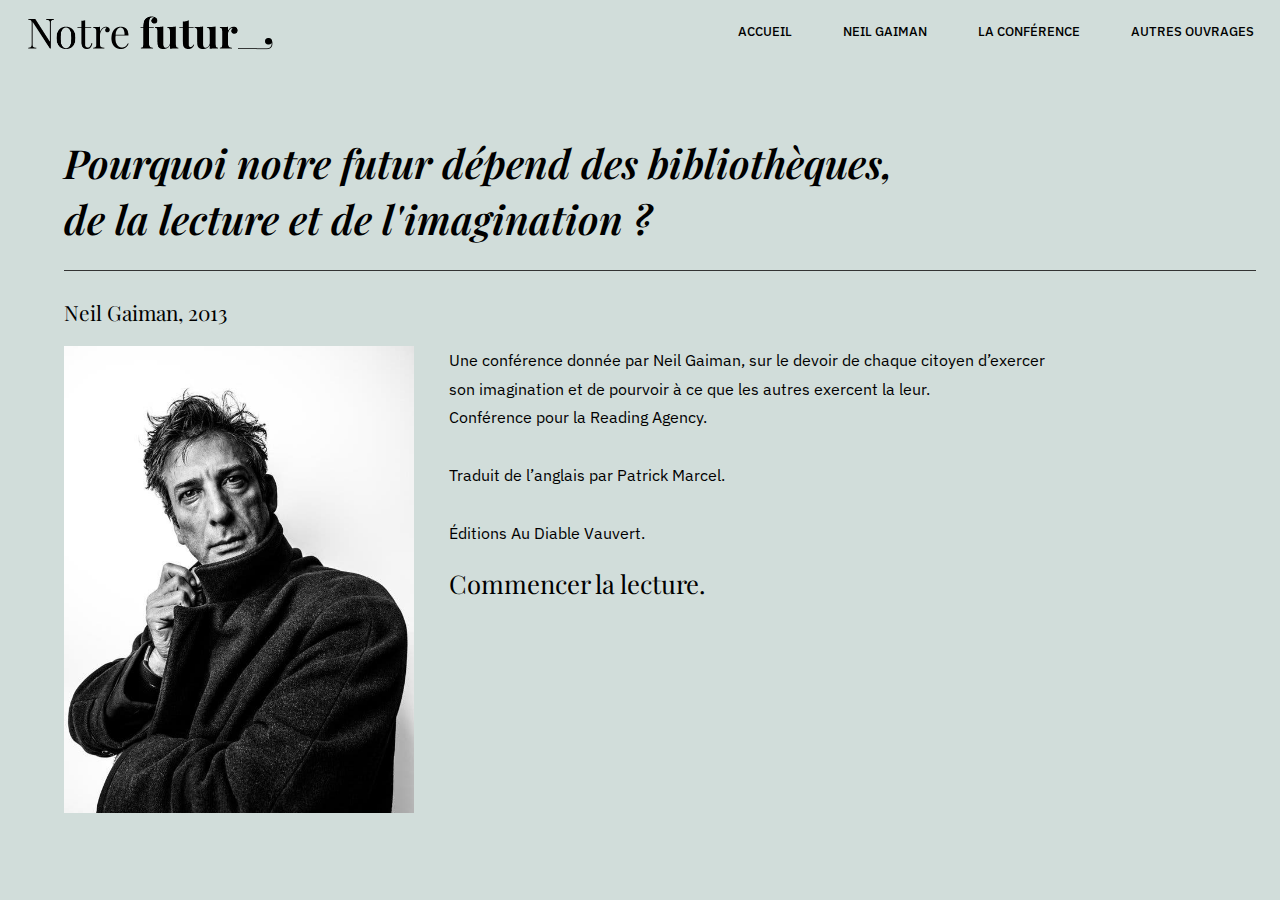
<file: index.html>
<!DOCTYPE html>
<html lang="en" dir="ltr">

<head>
  <meta charset="utf-8">
  <title>Notre futur</title>
  <link rel="stylesheet" href="css/reset.css">
  <link rel="stylesheet" href="css/typo.css">
  <link rel="stylesheet" href="css/master.css">
</head>


<header class="header">
  <div class="logo">
    <img src="images/logo_notre_futur.png" alt="Logo Notre future.">
  </div>
    <div class="navigation">
<a href="index.html" class="auteur">ACCUEIL</a>
<a href="auteur.html" class="auteur">NEIL GAIMAN</a>
<a href="page1.html" class="conférence">LA CONFÉRENCE</a>
<a href="ouvrages.html" class="ouvrages">AUTRES OUVRAGES</a>
  </div>


</header>




<body>

<div class="contenu-pages">
<h1>Pourquoi notre futur dépend des bibliothèques,
<br>de la lecture et de l'imagination ?</br></h1>

<hr class="liseret">

<div class="sous-titre">
  Neil Gaiman, 2013
</div>

<img src="images/neil_gaiman2.jpg" alt="Neil Gaiman">

<p>Une conférence donnée par Neil Gaiman, sur le devoir de chaque citoyen d’exercer son imagination et de pourvoir
à ce que les autres exercent la leur.
<br>Conférence pour la Reading Agency.</br>
<br>Traduit de l’anglais par <b>Patrick Marcel</b>.</br>
<br>Éditions Au Diable Vauvert.</br></p>

<div class="commencer-lecture">
  <a href="page1.html">
 Commencer la lecture.
  </a>
</div>

  </div>

</body>

</html>
</file>
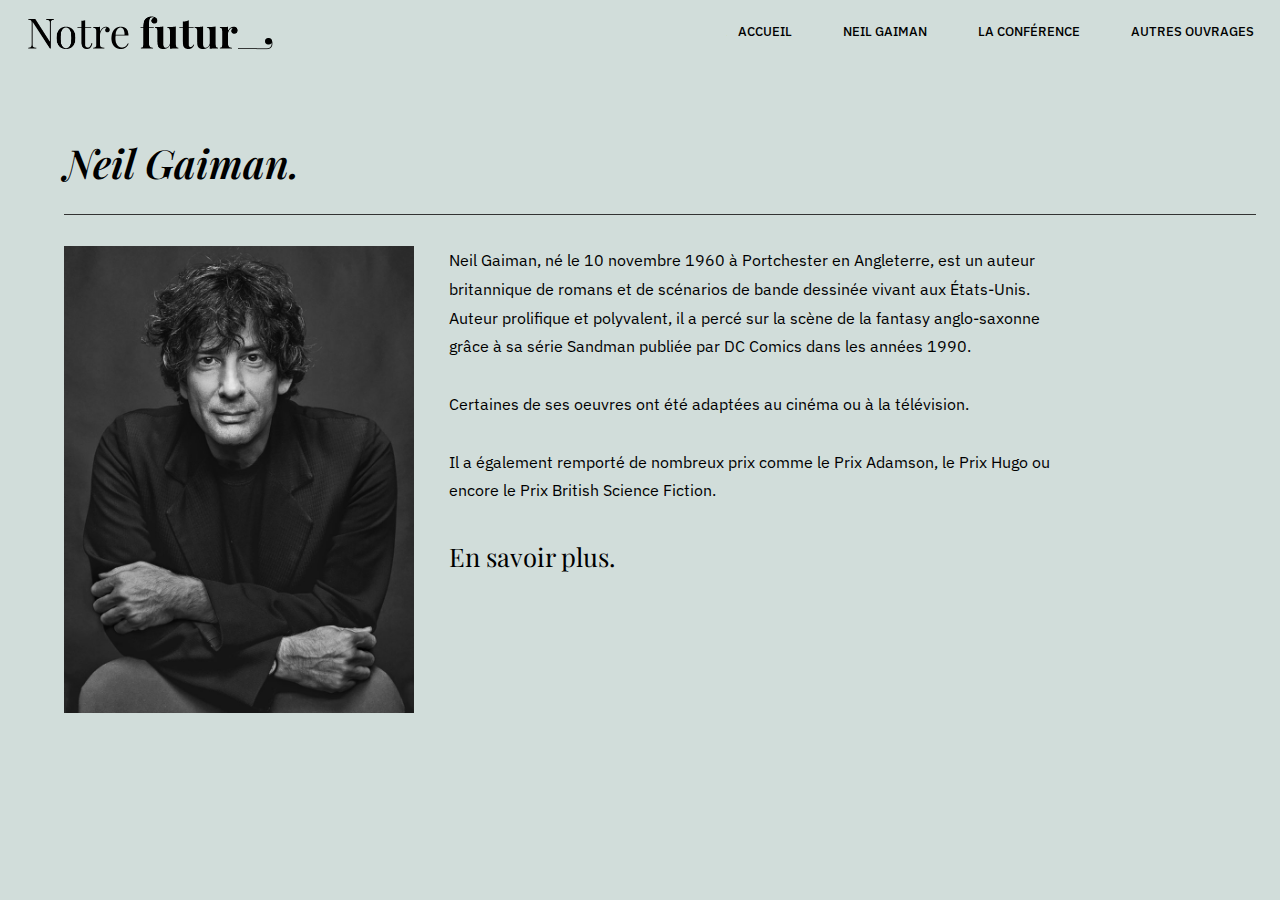
<file: auteur.html>
<!DOCTYPE html>
<html lang="en" dir="ltr">

<head>
  <meta charset="utf-8">
  <title>Notre futur</title>
  <link rel="stylesheet" href="css/reset.css">
  <link rel="stylesheet" href="css/typo.css">
  <link rel="stylesheet" href="css/master.css">
</head>


<header class="header">
  <div class="logo">
    <img src="images/logo_notre_futur.png" alt="Logo Notre future.">
  </div>
    <div class="navigation">
<a href="index.html" class="auteur">ACCUEIL</a>
<a href="auteur.html" class="auteur">NEIL GAIMAN</a>
<a href="page1.html" class="conférence">LA CONFÉRENCE</a>
<a href="ouvrages.html" class="ouvrages">AUTRES OUVRAGES</a>
  </div>


</header>




<body>
<div class="contenu-pages">

<h1>Neil Gaiman.</h1>

<hr class="liseret">

<img src="images/neil_gaiman1.jpg" alt="Neil Gaiman">

<p>Neil Gaiman, né le 10 novembre 1960 à Portchester en Angleterre, est un auteur britannique de romans et de scénarios de bande dessinée vivant aux États-Unis. Auteur prolifique et polyvalent, il a percé sur la scène de la fantasy anglo-saxonne grâce à sa série Sandman publiée par DC Comics dans les années 1990.</br>

<br>Certaines de ses oeuvres ont été adaptées au cinéma ou à la télévision. </br>

<br>Il a également remporté de nombreux prix comme le Prix Adamson, le Prix Hugo ou encore le Prix British Science Fiction.</br></p>
  </div>

<div class="savoir-plus">
<br><a href="https://www.neilgaiman.com/" target="_blank">En savoir plus.</a></br>
</div>
</body>

</html>
</file>
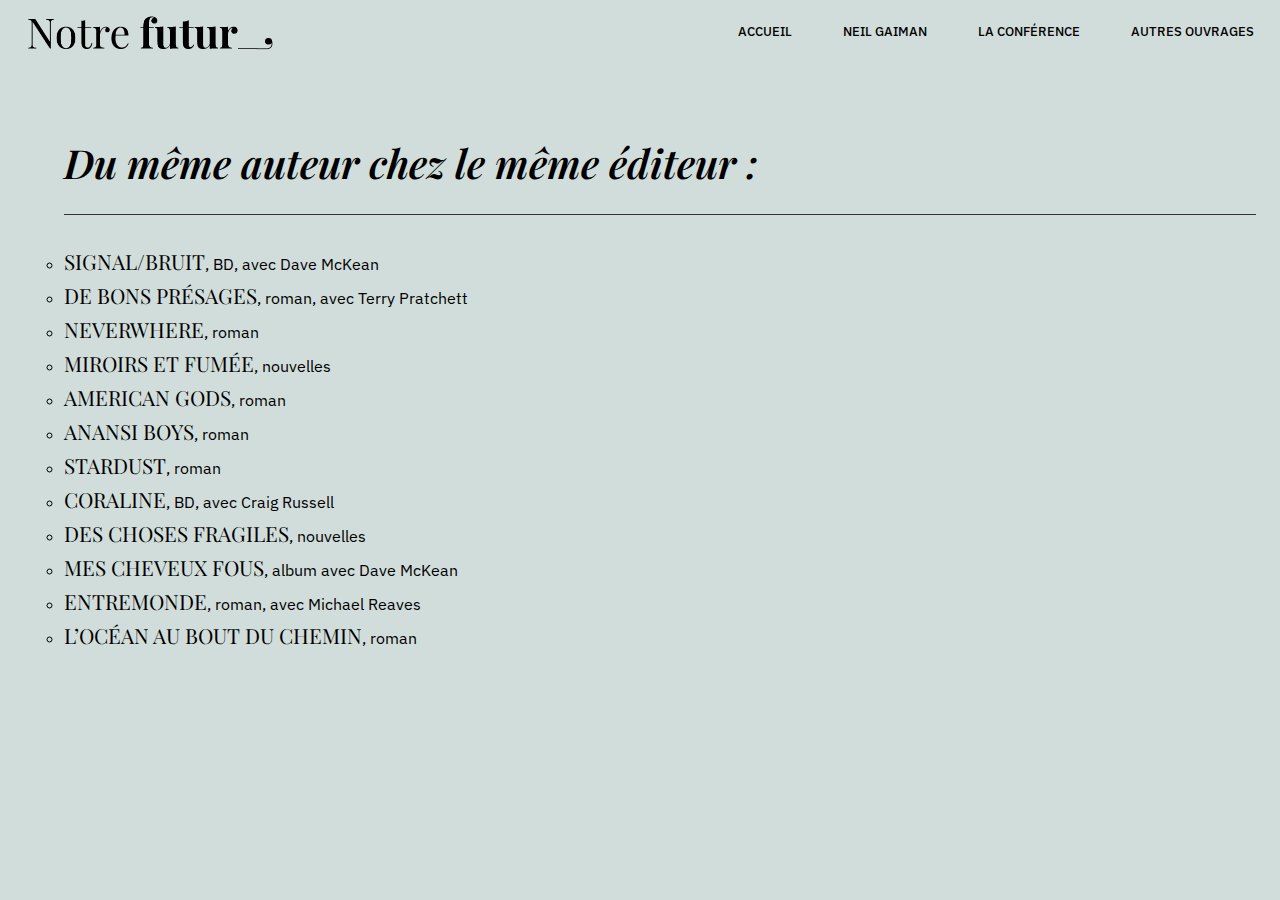
<file: ouvrages.html>
<!DOCTYPE html>
<html lang="en" dir="ltr">

<head>
  <meta charset="utf-8">
  <title>Notre futur</title>
  <link rel="stylesheet" href="css/reset.css">
  <link rel="stylesheet" href="css/typo.css">
  <link rel="stylesheet" href="css/master.css">
</head>


<header class="header">
  <div class="logo">
    <img src="images/logo_notre_futur.png" alt="Logo Notre future.">
  </div>
    <div class="navigation">
<a href="index.html" class="auteur">ACCUEIL</a>
<a href="auteur.html" class="auteur">NEIL GAIMAN</a>
<a href="page1.html" class="conférence">LA CONFÉRENCE</a>
<a href="ouvrages.html" class="ouvrages">AUTRES OUVRAGES</a>
  </div>


</header>




<body>

  <div class="contenu-pages">
<h1>Du même auteur chez le même éditeur :</br></h1>

<hr class="liseret">

<div class="liste ouvrages">

<ul>
<li><span>SIGNAL/BRUIT</span>, BD, avec Dave McKean</li>
<li><span>DE BONS PRÉSAGES</span>, roman, avec Terry Pratchett</li>
<li><span>NEVERWHERE</span>, roman</li>
<li><span>MIROIRS ET FUMÉE</span>, nouvelles</li>
<li><span>AMERICAN GODS</span>, roman</li>
<li><span>ANANSI BOYS</span>, roman</li>

<li><span>STARDUST</span>, roman</li>
<li><span>CORALINE</span>, BD, avec Craig Russell</li>
<li><span>DES CHOSES FRAGILES</span>, nouvelles</li>
<li><span>MES CHEVEUX FOUS</span>, album avec Dave McKean</li>
<li><span>ENTREMONDE</span>, roman, avec Michael Reaves</li>
<li><span>L’OCÉAN AU BOUT DU CHEMIN</span>, roman</li>
</ul>
  </div>

</body>

</html>
</file>
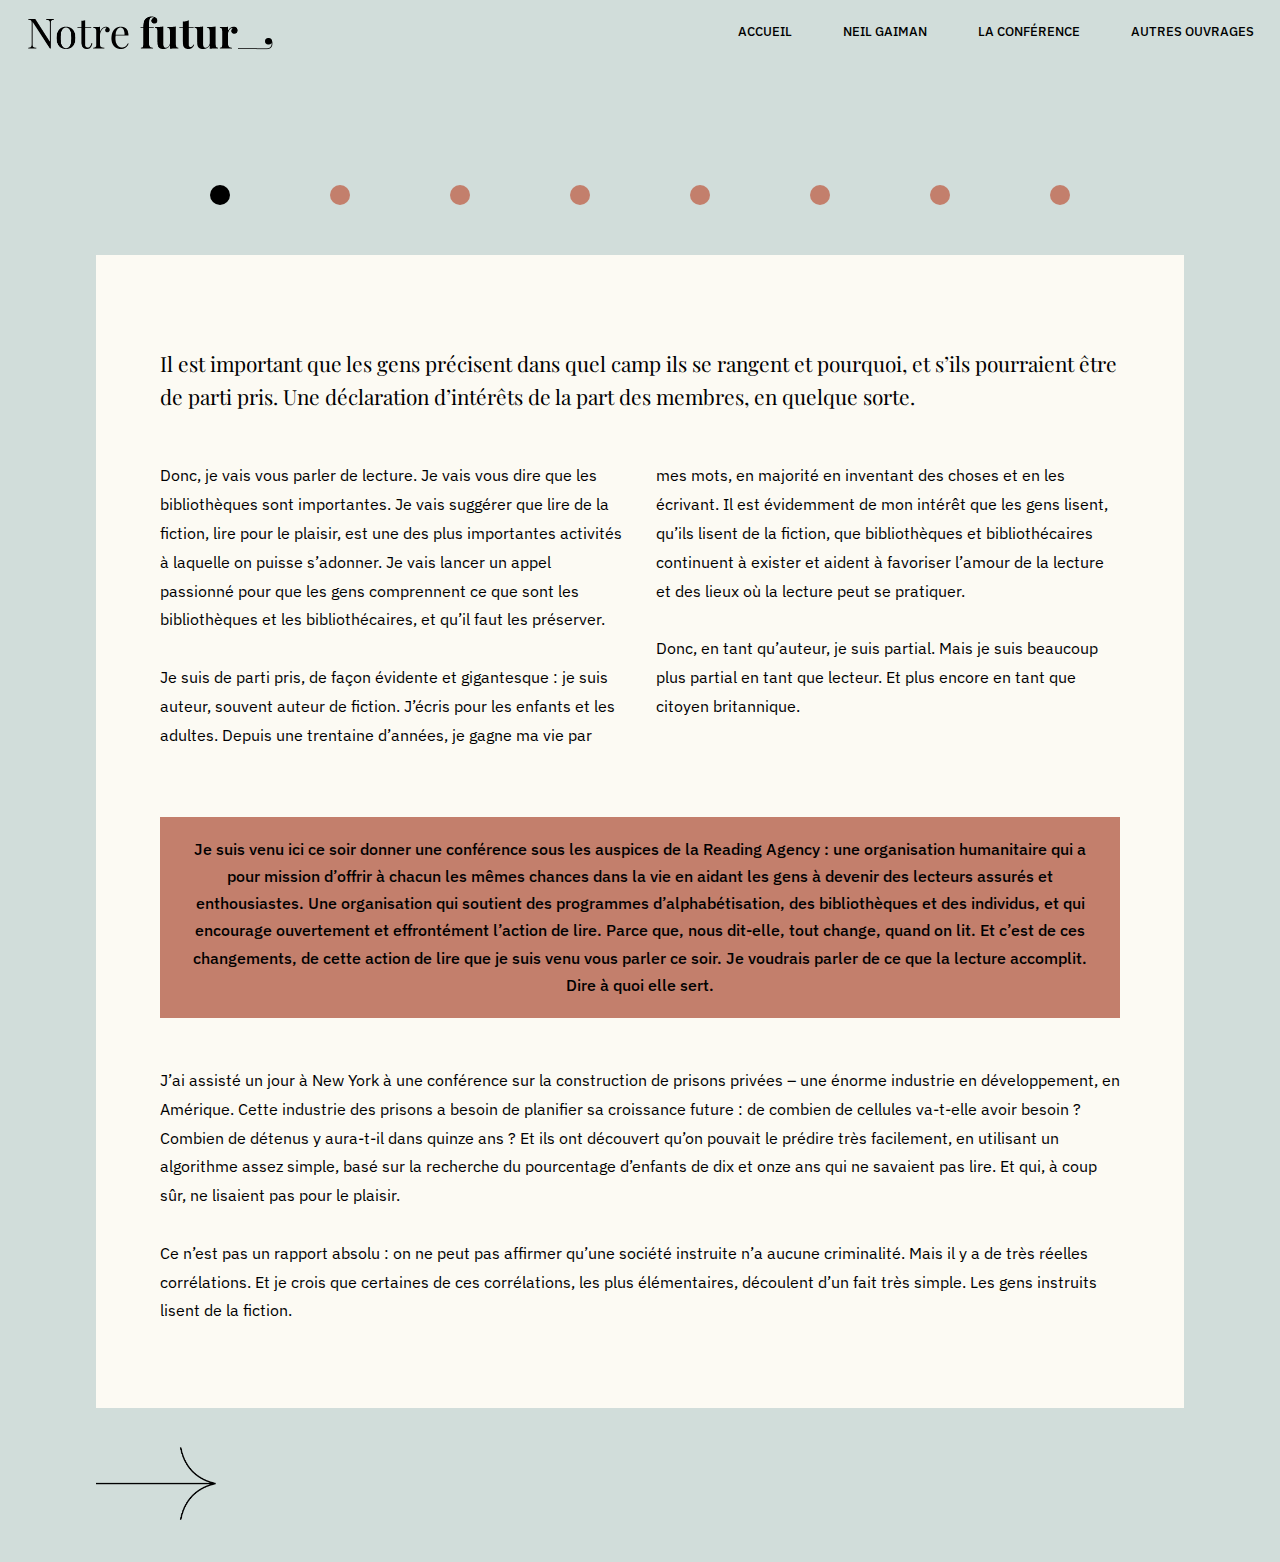
<file: page1.html>
<!DOCTYPE html>
<html lang="en" dir="ltr">

<head>
  <meta charset="utf-8">
  <title>Notre futur</title>
  <link rel="stylesheet" href="css/reset.css">
  <link rel="stylesheet" href="css/typo.css">
  <link rel="stylesheet" href="css/master.css">
</head>

<header class="header">

  <div class="logo">
    <img src="images/logo_notre_futur.png" alt="Logo Notre future.">
  </div>
    <div class="navigation">
<a href="index.html" class="auteur">ACCUEIL</a>
<a href="auteur.html" class="auteur">NEIL GAIMAN</a>
<a href="page1.html" class="conférence">LA CONFÉRENCE</a>
<a href="ouvrages.html" class="ouvrages">AUTRES OUVRAGES</a>
  </div>


</header>

<nav aria-label="pagination">
  <ul class="pagination">
        <li><a href="page1.html"><span aria-hidden="true"></span><span class="active"></span></a></li>

        <li><a href="page2.html"><span class="cercle-vide"></span></a></li>

        <li><a href="page3.html" aria-current="page"><span class="cercle-vide"></span></a></li>

        <li><a href="page4.html"><span class="cercle-vide"></span></a></li>

        <li><a href="page5.html"><span class="cercle-vide"></span></a></li>

        <li><a href="page6.html"><span class="cercle-vide"></span><span aria-hidden="true"></span></a></li>

        <li><a href="page7.html"><span class="cercle-vide"></span><span aria-hidden="true"></span></a></li>

        <li><a href="page8.html"><span class="cercle-vide"></span><span aria-hidden="true"></span></a></li>
    </ul>
</nav>

<body class="page1">

<div class="content-block">

<p>
<br><span>Il est important que les gens précisent dans quel camp ils se rangent et pourquoi, et s’ils pourraient être de parti pris. Une déclaration d’intérêts de la part des membres, en quelque sorte.</br></span>

<br>
<div class="col">
Donc, je vais vous parler de lecture. Je vais vous dire que les bibliothèques sont importantes. Je vais suggérer que lire de la fiction, lire pour le plaisir, est une des plus importantes activités à laquelle on puisse s’adonner. Je vais lancer un appel passionné pour que les gens comprennent ce que sont les bibliothèques et les bibliothécaires, et qu’il faut les préserver.</br>

<br>Je suis de parti pris, de façon évidente et gigantesque : je suis auteur, souvent auteur de fiction. J’écris pour les enfants et les adultes. Depuis une trentaine d’années, je gagne ma vie par mes mots, en majorité en inventant des choses et en les écrivant. Il est évidemment de mon intérêt que les gens lisent, qu’ils lisent de la fiction, que bibliothèques et bibliothécaires continuent à exister et aident à favoriser l’amour de la lecture et des lieux où la lecture peut se pratiquer.</br>

<br>Donc, en tant qu’auteur, je suis partial. Mais je suis beaucoup plus partial en tant que lecteur.
Et plus encore en tant que citoyen britannique.</br>
</div>
</p>

<p>
<br>
<div class="citation1">
Je suis venu ici ce soir donner une conférence sous les auspices de la Reading Agency : une organisation humanitaire qui a pour mission d’offrir à chacun les mêmes chances dans la vie en aidant les gens à devenir des lecteurs assurés et enthousiastes. Une organisation qui soutient des programmes d’alphabétisation, des bibliothèques et des individus, et qui encourage ouvertement et effrontément l’action de lire. Parce que, nous dit-elle, tout change, quand on lit. Et c’est de ces changements, de cette action de lire que je suis venu vous parler ce soir. Je voudrais parler de ce que la lecture accomplit. Dire à quoi elle sert.</br>
</div>
</p>

<p>
<br>J’ai assisté un jour à New York à une conférence sur la construction de prisons privées – une énorme industrie en développement, en Amérique. Cette industrie des prisons a besoin de planifier sa croissance future : de combien de cellules va-t-elle avoir besoin ? Combien de détenus y aura-t-il dans quinze ans ? Et ils ont découvert qu’on pouvait le prédire très facilement, en utilisant un algorithme assez simple, basé sur la recherche du pourcentage d’enfants de dix et onze ans qui ne savaient pas lire. Et qui, à coup sûr, ne lisaient pas pour le plaisir.</br>

<br>Ce n’est pas un rapport absolu : on ne peut pas affirmer qu’une société instruite n’a aucune criminalité. Mais il y a de très réelles corrélations.
Et je crois que certaines de ces corrélations, les plus élémentaires, découlent d’un fait très simple. Les gens instruits lisent de la fiction.</br>


</p>
</div>

</body>

<div class="page-nav">
<a href="page2.html">
<img class="boutondroit" src="images/fleche.png " alt="Bouton vers page 2"/>
</a>
</div>

</html>
</file>
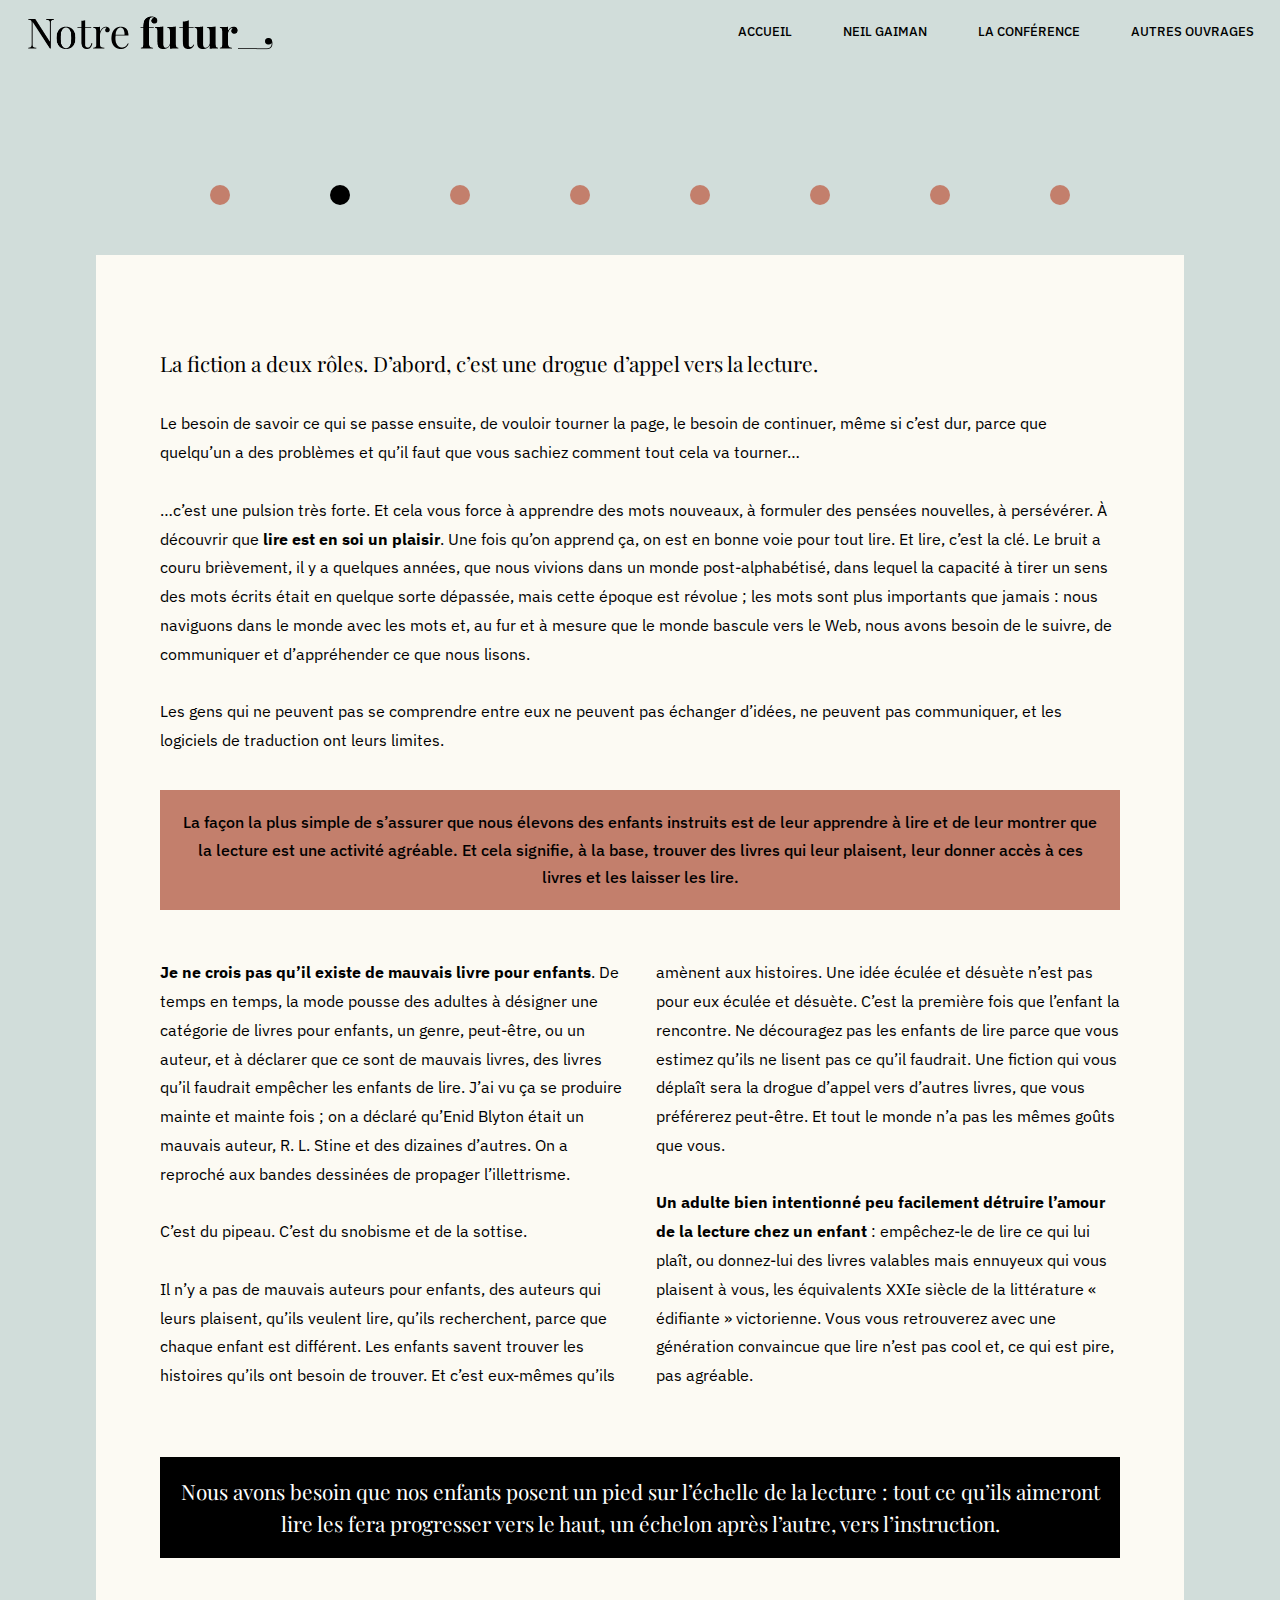
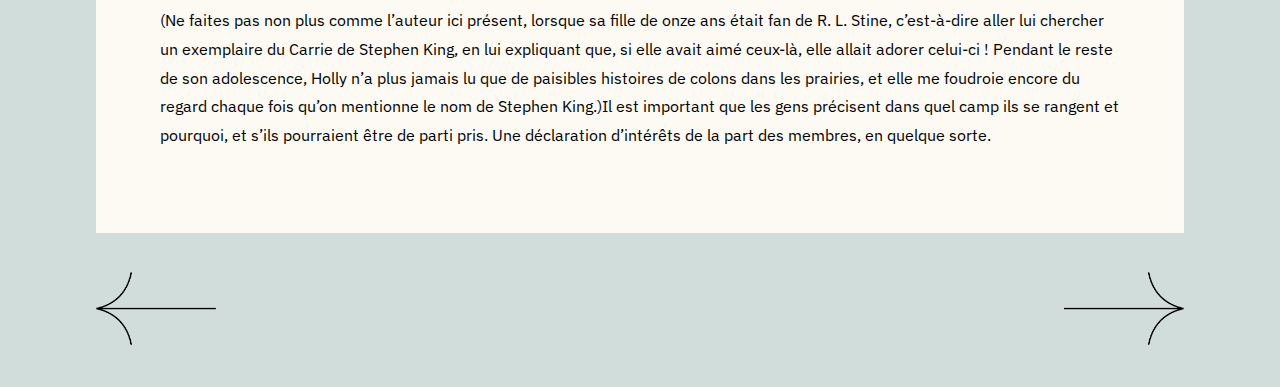
<file: page2.html>
<!DOCTYPE html>
<html lang="en" dir="ltr">

<head>
  <meta charset="utf-8">
  <title>Notre futur</title>
  <link rel="stylesheet" href="css/reset.css">
  <link rel="stylesheet" href="css/typo.css">
  <link rel="stylesheet" href="css/master.css">
</head>

<header class="header">

  <div class="logo">
    <img src="images/logo_notre_futur.png" alt="Logo Notre future.">
  </div>
    <div class="navigation">
<a href="index.html" class="auteur">ACCUEIL</a>
<a href="auteur.html" class="auteur">NEIL GAIMAN</a>
<a href="page1.html" class="conférence">LA CONFÉRENCE</a>
<a href="ouvrages.html" class="ouvrages">AUTRES OUVRAGES</a>
  </div>


</header>

<nav aria-label="pagination">
  <ul class="pagination">
        <li><a href="page1.html"><span aria-hidden="true"></span><span class="cercle-vide"></span></a></li>

        <li><a href="page2.html"><span class="active"></span></a></li>

        <li><a href="page3.html" aria-current="page"><span class="cercle-vide"></span></a></li>

        <li><a href="page4.html"><span class="cercle-vide"></span></a></li>

        <li><a href="page5.html"><span class="cercle-vide"></span></a></li>

        <li><a href="page6.html"><span class="cercle-vide"></span><span aria-hidden="true"></span></a></li>

        <li><a href="page7.html"><span class="cercle-vide"></span><span aria-hidden="true"></span></a></li>

        <li><a href="page8.html"><span class="cercle-vide"></span><span aria-hidden="true"></span></a></li>
    </ul>
</nav>

<body class="page1">

  <div class="content-block">

<p>
<br><span>La fiction a deux rôles. D’abord, c’est une drogue d’appel vers la lecture. </br></span>

<br>Le besoin de savoir ce qui se passe ensuite, de vouloir tourner la page, le besoin de continuer, même si c’est dur, parce que quelqu’un a des problèmes et qu’il faut que vous sachiez comment tout cela va tourner…</br>

<br>…c’est une pulsion très forte. Et cela vous force à apprendre des mots nouveaux, à formuler des pensées nouvelles, à persévérer. À découvrir que <span class="bold">lire est en soi un plaisir</span>. Une fois qu’on apprend ça, on est en bonne voie pour tout lire. Et lire, c’est la clé. Le bruit a couru brièvement, il y a quelques années, que nous vivions dans un monde post-alphabétisé, dans lequel la capacité à tirer un sens des mots écrits était en quelque sorte dépassée, mais cette époque est révolue ; les mots sont plus importants que jamais : nous naviguons dans le monde avec les mots et, au fur et à mesure que le monde bascule vers le Web, nous avons besoin de le suivre, de communiquer et d’appréhender ce que nous lisons.</br>

<br>Les gens qui ne peuvent pas se comprendre entre eux ne peuvent pas échanger d’idées, ne peuvent pas communiquer, et les logiciels de traduction ont leurs limites.</br>
</p>

<br>
<div class="citation1">
La façon la plus simple de s’assurer que nous élevons des enfants instruits est de leur apprendre à lire et de leur montrer que la lecture est une activité agréable. Et cela signifie, à la base, trouver des livres qui leur plaisent, leur donner accès à ces livres et les laisser les lire.</br>
</div>

<p>
<br>
<div class="col">
<span class="bold">Je ne crois pas qu’il existe de mauvais livre pour enfants</span>. De temps en temps, la mode pousse des adultes à désigner une catégorie de livres pour enfants, un genre, peut-être, ou un auteur, et à déclarer que ce sont de mauvais livres, des livres qu’il faudrait empêcher les enfants de lire. J’ai vu ça se produire mainte et mainte fois ; on a déclaré qu’Enid Blyton était un mauvais auteur, R. L. Stine et des dizaines d’autres. On a reproché aux bandes dessinées de propager l’illettrisme.</br>

<br>C’est du pipeau. C’est du snobisme et de la sottise.</br>

<br>Il n’y a pas de mauvais auteurs pour enfants, des auteurs qui leurs plaisent, qu’ils veulent lire, qu’ils recherchent, parce que chaque enfant est différent. Les enfants savent trouver les histoires qu’ils ont besoin de trouver. Et c’est eux-mêmes qu’ils amènent aux histoires. Une idée éculée et désuète n’est pas pour eux éculée et désuète. C’est la première fois que l’enfant la rencontre. Ne découragez pas les enfants de lire parce que vous estimez qu’ils ne lisent pas ce qu’il faudrait. Une fiction qui vous déplaît sera la drogue d’appel vers d’autres livres, que vous préférerez peut-être. Et tout le monde n’a pas les mêmes goûts que vous.</br>

<br><span class="bold">Un adulte bien intentionné peu facilement détruire l’amour de la lecture chez un enfant</span> : empêchez-le de lire ce qui lui plaît, ou donnez-lui des livres valables mais ennuyeux qui vous plaisent à vous, les équivalents XXIe siècle de la littérature « édifiante » victorienne. Vous vous retrouverez avec une génération convaincue que lire n’est pas cool et, ce qui est pire, pas agréable.</br>
</div>
</p>

<p>
<br>
<div class="citation-noire">
Nous avons besoin que nos enfants posent un pied sur l’échelle de la lecture : tout ce qu’ils aimeront lire les fera progresser vers le haut, un échelon après l’autre, vers l’instruction.</br>
</div>
</p>

<p>
<br>(Ne faites pas non plus comme l’auteur ici présent, lorsque sa fille de onze ans était fan de R. L. Stine, c’est-à-dire aller lui chercher un exemplaire du Carrie de Stephen King, en lui expliquant que, si elle avait aimé ceux-là, elle allait adorer celui-ci ! Pendant le reste de son adolescence, Holly n’a plus jamais lu que de paisibles histoires de colons dans les prairies, et elle me foudroie encore du regard chaque fois qu’on mentionne le nom de Stephen King.)Il est important que les gens précisent dans quel camp ils se rangent et pourquoi, et s’ils pourraient être de parti pris. Une déclaration d’intérêts de la part des membres, en quelque sorte.</br>

</p>
</div>

</body>

<div class="page-nav">

  <a href="page1.html">
  <img class="boutongauche" src="images/fleche2.png " alt="Bouton vers page 2"/>

  <a href="page3.html">
  <img class="boutondroit" src="images/fleche.png " alt="Bouton vers page 2"/>
  </a>
  </a>

</div>

</html>
</file>
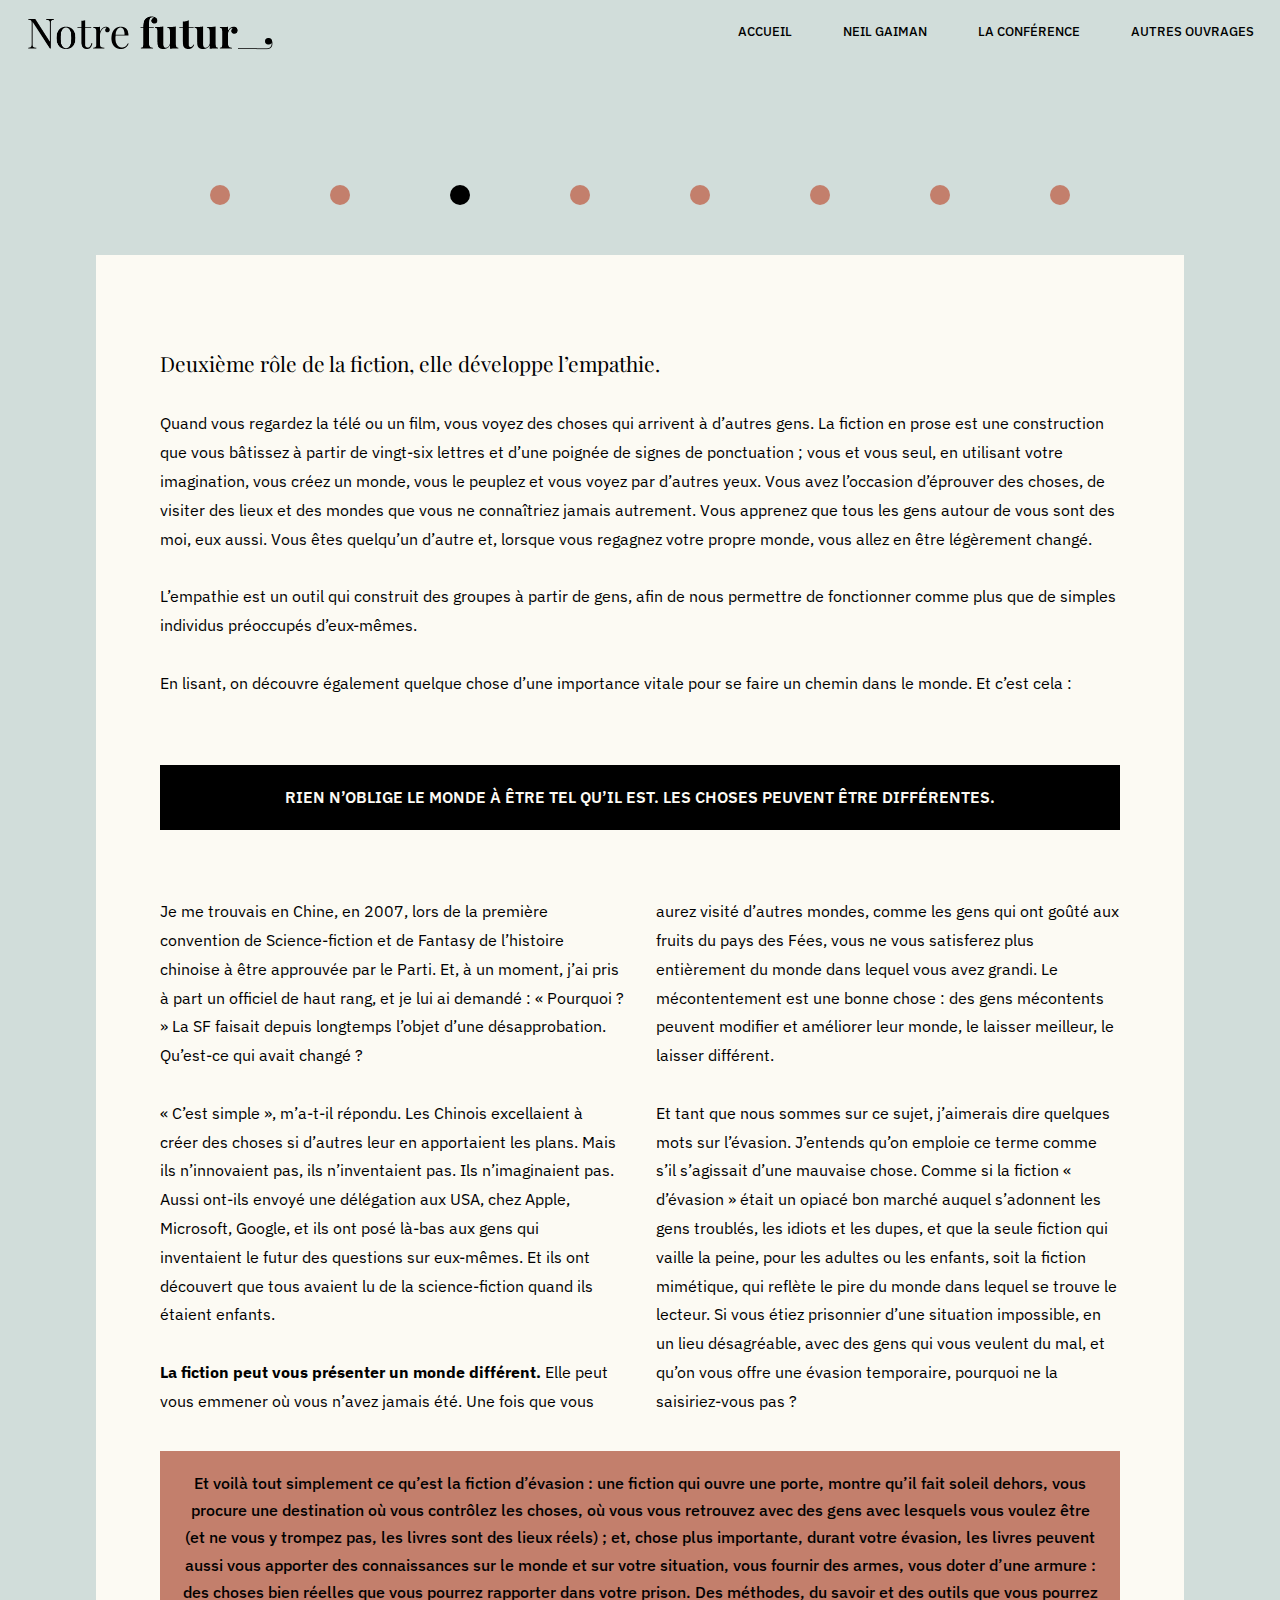
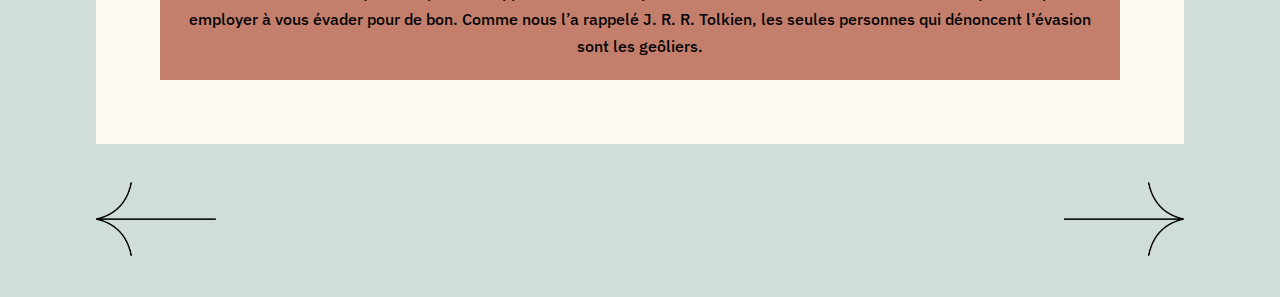
<file: page3.html>
<!DOCTYPE html>
<html lang="en" dir="ltr">

<head>
  <meta charset="utf-8">
  <title>Notre futur</title>
  <link rel="stylesheet" href="css/reset.css">
  <link rel="stylesheet" href="css/typo.css">
  <link rel="stylesheet" href="css/master.css">
</head>

<header class="header">

  <div class="logo">
    <img src="images/logo_notre_futur.png" alt="Logo Notre future.">
  </div>
    <div class="navigation">
<a href="index.html" class="auteur">ACCUEIL</a>
<a href="auteur.html" class="auteur">NEIL GAIMAN</a>
<a href="page1.html" class="conférence">LA CONFÉRENCE</a>
<a href="ouvrages.html" class="ouvrages">AUTRES OUVRAGES</a>
  </div>


</header>

<nav aria-label="pagination">
  <ul class="pagination">
        <li><a href="page1.html"><span aria-hidden="true"></span><span class="cercle-vide"></span></a></li>

        <li><a href="page2.html"><span class="cercle-vide"></span></a></li>

        <li><a href="page3.html" aria-current="page"><span class="active"></span></a></li>

        <li><a href="page4.html"><span class="cercle-vide"></span></a></li>

        <li><a href="page5.html"><span class="cercle-vide"></span></a></li>

        <li><a href="page6.html"><span class="cercle-vide"></span><span aria-hidden="true"></span></a></li>

        <li><a href="page7.html"><span class="cercle-vide"></span><span aria-hidden="true"></span></a></li>

        <li><a href="page8.html"><span class="cercle-vide"></span><span aria-hidden="true"></span></a></li>
    </ul>
</nav>

<body class="page1">

<div class="content-block">

<p>
<br><span>Deuxième rôle de la fiction, elle développe l’empathie.</br></span>


<br>Quand vous regardez la télé ou un film, vous voyez des choses qui arrivent à d’autres gens. La fiction en prose est une construction que vous bâtissez à partir de vingt-six lettres et d’une poignée de signes de ponctuation ; vous et vous seul, en utilisant votre imagination, vous créez un monde, vous le peuplez et vous voyez par d’autres yeux. Vous avez l’occasion d’éprouver des choses, de visiter des lieux et des mondes que vous ne connaîtriez jamais autrement. Vous apprenez que tous les gens autour de vous sont des moi, eux aussi. Vous êtes quelqu’un d’autre et, lorsque vous regagnez votre propre monde, vous allez en être légèrement changé.</br>

<br>L’empathie est un outil qui construit des groupes à partir de gens, afin de nous permettre de fonctionner comme plus que de simples individus préoccupés d’eux-mêmes.</br>

<br>En lisant, on découvre également quelque chose d’une importance vitale pour se faire un chemin dans le monde. Et c’est cela :</br>
</p>

<p>
<br>
<div class="citation-majuscule">
  RIEN N’OBLIGE LE MONDE À ÊTRE TEL QU’IL EST. LES CHOSES PEUVENT ÊTRE DIFFÉRENTES.</br>
</div>
</p>

<p>
<br>
<div class="col">
Je me trouvais en Chine, en 2007, lors de la première convention de Science-fiction et de Fantasy de l’histoire chinoise à être approuvée par le Parti. Et, à un moment, j’ai pris à part un officiel de haut rang, et je lui ai demandé : « Pourquoi ? » La SF faisait depuis longtemps l’objet d’une désapprobation. Qu’est-ce qui avait changé ?</br>

<br>« C’est simple », m’a-t-il répondu. Les Chinois excellaient à créer des choses si d’autres leur en apportaient les plans. Mais ils n’innovaient pas, ils n’inventaient pas. Ils n’imaginaient pas. Aussi ont-ils envoyé une délégation aux USA, chez Apple, Microsoft, Google, et ils ont posé là-bas aux gens qui inventaient le futur des questions sur eux-mêmes. Et ils ont découvert que tous avaient lu de la science-fiction quand ils étaient enfants.</br>

<br><span class="bold">La fiction peut vous présenter un monde différent.</span> Elle peut vous emmener où vous n’avez jamais été. Une fois que vous aurez visité d’autres mondes, comme les gens qui ont goûté aux fruits du pays des Fées, vous ne vous satisferez plus entièrement du monde dans lequel vous avez grandi. Le mécontentement est une bonne chose : des gens mécontents peuvent modifier et améliorer leur monde, le laisser meilleur, le laisser différent.</br>

<br>Et tant que nous sommes sur ce sujet, j’aimerais dire quelques mots sur l’évasion. J’entends qu’on emploie ce terme comme s’il s’agissait d’une mauvaise chose. Comme si la fiction « d’évasion » était un opiacé bon marché auquel s’adonnent les gens troublés, les idiots et les dupes, et que la seule fiction qui vaille la peine, pour les adultes ou les enfants, soit la fiction mimétique, qui reflète le pire du monde dans lequel se trouve le lecteur.

Si vous étiez prisonnier d’une situation impossible, en un lieu désagréable, avec des gens qui vous veulent du mal, et qu’on vous offre une évasion temporaire, pourquoi ne la saisiriez-vous pas ?</br>
</div>
</p>
<br>
<div class="citation1">
  Et voilà tout simplement ce qu’est la fiction d’évasion : une fiction qui ouvre une porte, montre qu’il fait soleil dehors, vous procure une destination où vous contrôlez les choses, où vous vous retrouvez avec des gens avec lesquels vous voulez être (et ne vous y trompez pas, les livres sont des lieux réels) ; et, chose plus importante, durant votre évasion, les livres peuvent aussi vous apporter des connaissances sur le monde et sur votre situation, vous fournir des armes, vous doter d’une armure : des choses bien réelles que vous pourrez rapporter dans votre prison. Des méthodes, du savoir et des outils que vous pourrez employer à vous évader pour de bon. Comme nous l’a rappelé J. R. R. Tolkien, les seules personnes qui dénoncent l’évasion sont les geôliers.</br>
</div>
</div>

</body>

<div class="page-nav">

  <a href="page2.html">
  <img class="boutongauche" src="images/fleche2.png " alt="Bouton vers page 2"/>
  </a>

  <a href="page4.html">
  <img class="boutondroit" src="images/fleche.png " alt="Bouton vers page 2"/>
  </a>

</div>

</html>
</file>
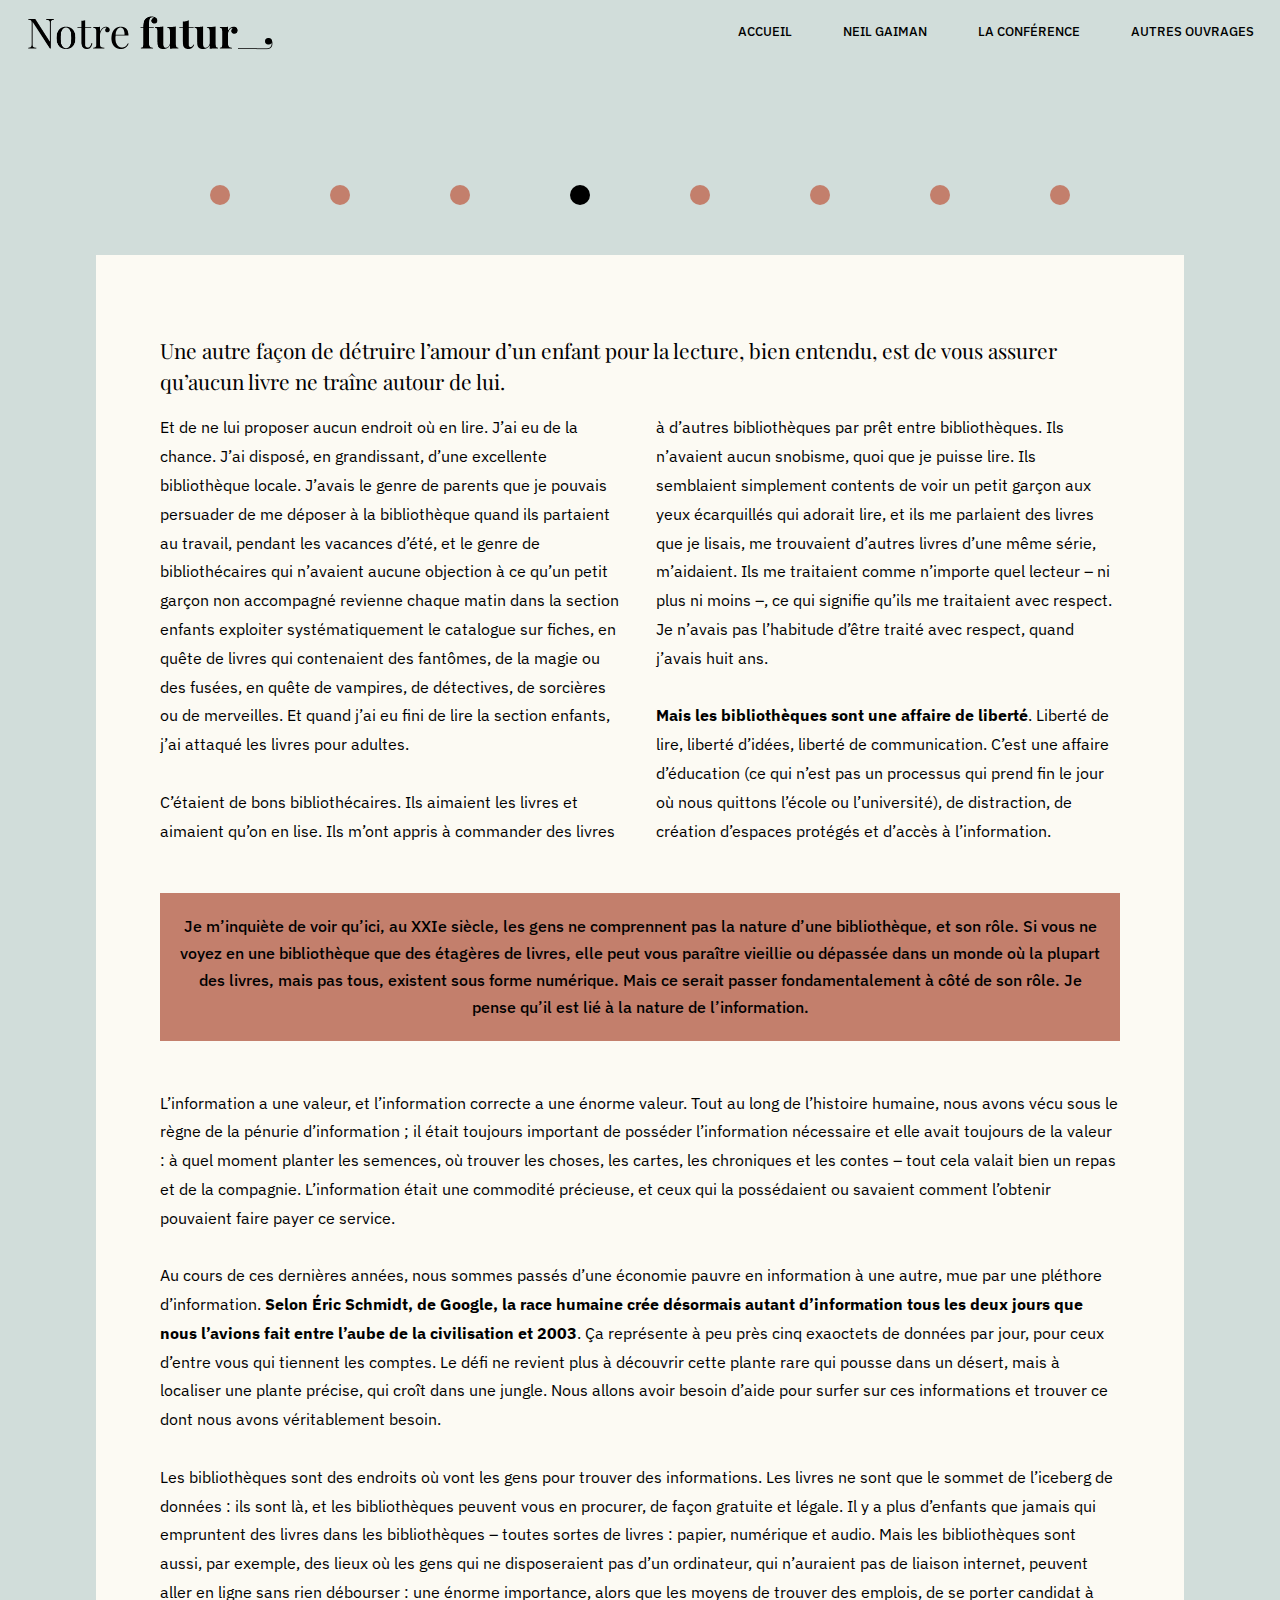
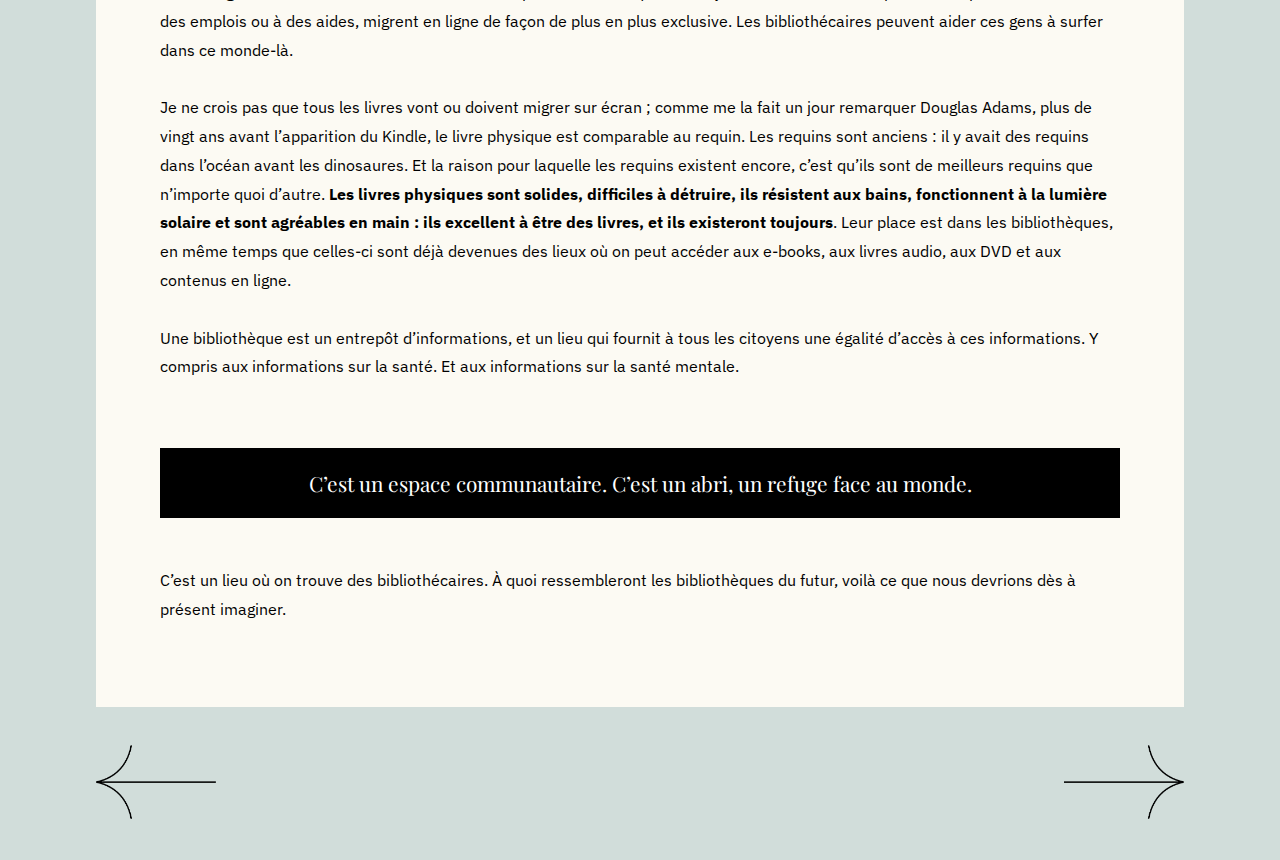
<file: page4.html>
<!DOCTYPE html>
<html lang="en" dir="ltr">

<head>
  <meta charset="utf-8">
  <title>Notre futur</title>
  <link rel="stylesheet" href="css/reset.css">
  <link rel="stylesheet" href="css/typo.css">
  <link rel="stylesheet" href="css/master.css">
</head>

<header class="header">

  <div class="logo">
    <img src="images/logo_notre_futur.png" alt="Logo Notre future.">
  </div>
    <div class="navigation">
<a href="index.html" class="auteur">ACCUEIL</a>
<a href="auteur.html" class="auteur">NEIL GAIMAN</a>
<a href="page1.html" class="conférence">LA CONFÉRENCE</a>
<a href="ouvrages.html" class="ouvrages">AUTRES OUVRAGES</a>
  </div>


</header>

<nav aria-label="pagination">
  <ul class="pagination">
        <li><a href="page1.html"><span aria-hidden="true"></span><span class="cercle-vide"></span></a></li>

        <li><a href="page2.html"><span class="cercle-vide"></span></a></li>

        <li><a href="page3.html" aria-current="page"><span class="cercle-vide"></span></a></li>

        <li><a href="page4.html"><span class="active"></span></a></li>

        <li><a href="page5.html"><span class="cercle-vide"></span></a></li>

        <li><a href="page6.html"><span class="cercle-vide"></span><span aria-hidden="true"></span></a></li>

        <li><a href="page7.html"><span class="cercle-vide"></span><span aria-hidden="true"></span></a></li>

        <li><a href="page8.html"><span class="cercle-vide"></span><span aria-hidden="true"></span></a></li>
    </ul>
</nav>

<body class="page1">

<div class="content-block">

<br><span>Une autre façon de détruire l’amour d’un enfant pour la lecture, bien entendu, est de vous assurer qu’aucun livre ne traîne autour de lui.</span></br>

<br>
<div class="col">
 Et de ne lui proposer aucun endroit où en lire. J’ai eu de la chance. J’ai disposé, en grandissant, d’une excellente bibliothèque locale. J’avais le genre de parents que je pouvais persuader de me déposer à la bibliothèque quand ils partaient au travail, pendant les vacances d’été, et le genre de bibliothécaires qui n’avaient aucune objection à ce qu’un petit garçon non accompagné revienne chaque matin dans la section enfants exploiter systématiquement le catalogue sur fiches, en quête de livres qui contenaient des fantômes, de la magie ou des fusées, en quête de vampires, de détectives, de sorcières ou de merveilles. Et quand j’ai eu fini de lire la section enfants, j’ai attaqué les livres pour adultes.</br>

<br>C’étaient de bons bibliothécaires. Ils aimaient les livres et aimaient qu’on en lise. Ils m’ont appris à commander des livres à d’autres bibliothèques par prêt entre bibliothèques. Ils n’avaient aucun snobisme, quoi que je puisse lire. Ils semblaient simplement contents de voir un petit garçon aux yeux écarquillés qui adorait lire, et ils me parlaient des livres que je lisais, me trouvaient d’autres livres d’une même série, m’aidaient. Ils me traitaient comme n’importe quel lecteur – ni plus ni moins –, ce qui signifie qu’ils me traitaient avec respect. Je n’avais pas l’habitude d’être traité avec respect, quand j’avais huit ans.</br>

<br><span class="bold">Mais les bibliothèques sont une affaire de liberté</span>. Liberté de lire, liberté d’idées, liberté de communication. C’est une affaire d’éducation (ce qui n’est pas un processus qui prend fin le jour où nous quittons l’école ou l’université), de distraction, de création d’espaces protégés et d’accès à l’information.</br>
</div>

<p>
<br>
<div class="citation1">
  Je m’inquiète de voir qu’ici, au XXIe siècle, les gens ne comprennent pas la nature d’une bibliothèque, et son rôle. Si vous ne voyez en une bibliothèque que des étagères de livres, elle peut vous paraître vieillie ou dépassée dans un monde où la plupart des livres, mais pas tous, existent sous forme numérique. Mais ce serait passer fondamentalement à côté de son rôle. Je pense qu’il est lié à la nature de l’information.</br>
</div>
</p>

<p>
<br>L’information a une valeur, et l’information correcte a une énorme valeur. Tout au long de l’histoire humaine, nous avons vécu sous le règne de la pénurie d’information ; il était toujours important de posséder l’information nécessaire et elle avait toujours de la valeur : à quel moment planter les semences, où trouver les choses, les cartes, les chroniques et les contes – tout cela valait bien un repas et de la compagnie. L’information était une commodité précieuse, et ceux qui la possédaient ou savaient comment l’obtenir pouvaient faire payer ce service.</br>

<br>Au cours de ces dernières années, nous sommes passés d’une économie pauvre en information à une autre, mue par une pléthore d’information. <span class="bold">Selon Éric Schmidt, de Google, la race humaine crée désormais autant d’information tous les deux jours que nous l’avions fait entre l’aube de la civilisation et 2003</span>. Ça représente à peu près cinq exaoctets de données par jour, pour ceux d’entre vous qui tiennent les comptes. Le défi ne revient plus à découvrir cette plante rare qui pousse dans un désert, mais à localiser une plante précise, qui croît dans une jungle. Nous allons avoir besoin d’aide pour surfer sur ces informations et trouver ce dont nous avons véritablement besoin.</br>

<br>Les bibliothèques sont des endroits où vont les gens pour trouver des informations. Les livres ne sont que le sommet de l’iceberg de données : ils sont là, et les bibliothèques peuvent vous en procurer, de façon gratuite et légale. Il y a plus d’enfants que jamais qui empruntent des livres dans les bibliothèques – toutes sortes de livres : papier, numérique et audio. Mais les bibliothèques sont aussi, par exemple, des lieux où les gens qui ne disposeraient pas d’un ordinateur, qui n’auraient pas de liaison internet, peuvent aller en ligne sans rien débourser : une énorme importance, alors que les moyens de trouver des emplois, de se porter candidat à des emplois ou à des aides, migrent en ligne de façon de plus en plus exclusive. Les bibliothécaires peuvent aider ces gens à surfer dans ce monde-là.</br>

<br>Je ne crois pas que tous les livres vont ou doivent migrer sur écran ; comme me la fait un jour remarquer Douglas Adams, plus de vingt ans avant l’apparition du Kindle, le livre physique est comparable au requin. Les requins sont anciens : il y avait des requins dans l’océan avant les dinosaures. Et la raison pour laquelle les requins existent encore, c’est qu’ils sont de meilleurs requins que n’importe quoi d’autre. <span class="bold">Les livres physiques sont solides, difficiles à détruire, ils résistent aux bains, fonctionnent à la lumière solaire et sont agréables en main : ils excellent à être des livres, et ils existeront toujours</span>. Leur place est dans les bibliothèques, en même temps que celles-ci sont déjà devenues des lieux où on peut accéder aux e-books, aux livres audio, aux DVD et aux contenus en ligne.</br>

<br>Une bibliothèque est un entrepôt d’informations, et un lieu qui fournit à tous les citoyens une égalité d’accès à ces informations. Y compris aux informations sur la santé. Et aux informations sur la santé mentale.</br>
</p>

<p>
<br>
<div class="citation-noire">
C’est un espace communautaire. C’est un abri, un refuge face au monde.</br>
</div>
</p>

<p><br>C’est un lieu où on trouve des bibliothécaires. À quoi ressembleront les bibliothèques du futur, voilà ce que nous devrions dès à présent imaginer.</br></p>
</div>

</body>

<div class="page-nav">

  <a href="page3.html">
  <img class="boutongauche" src="images/fleche2.png " alt="Bouton vers page 2"/>
  </a>

  <a href="page5.html">
  <img class="boutondroit" src="images/fleche.png " alt="Bouton vers page 2"/>
  </a>

</div>

</html>
</file>
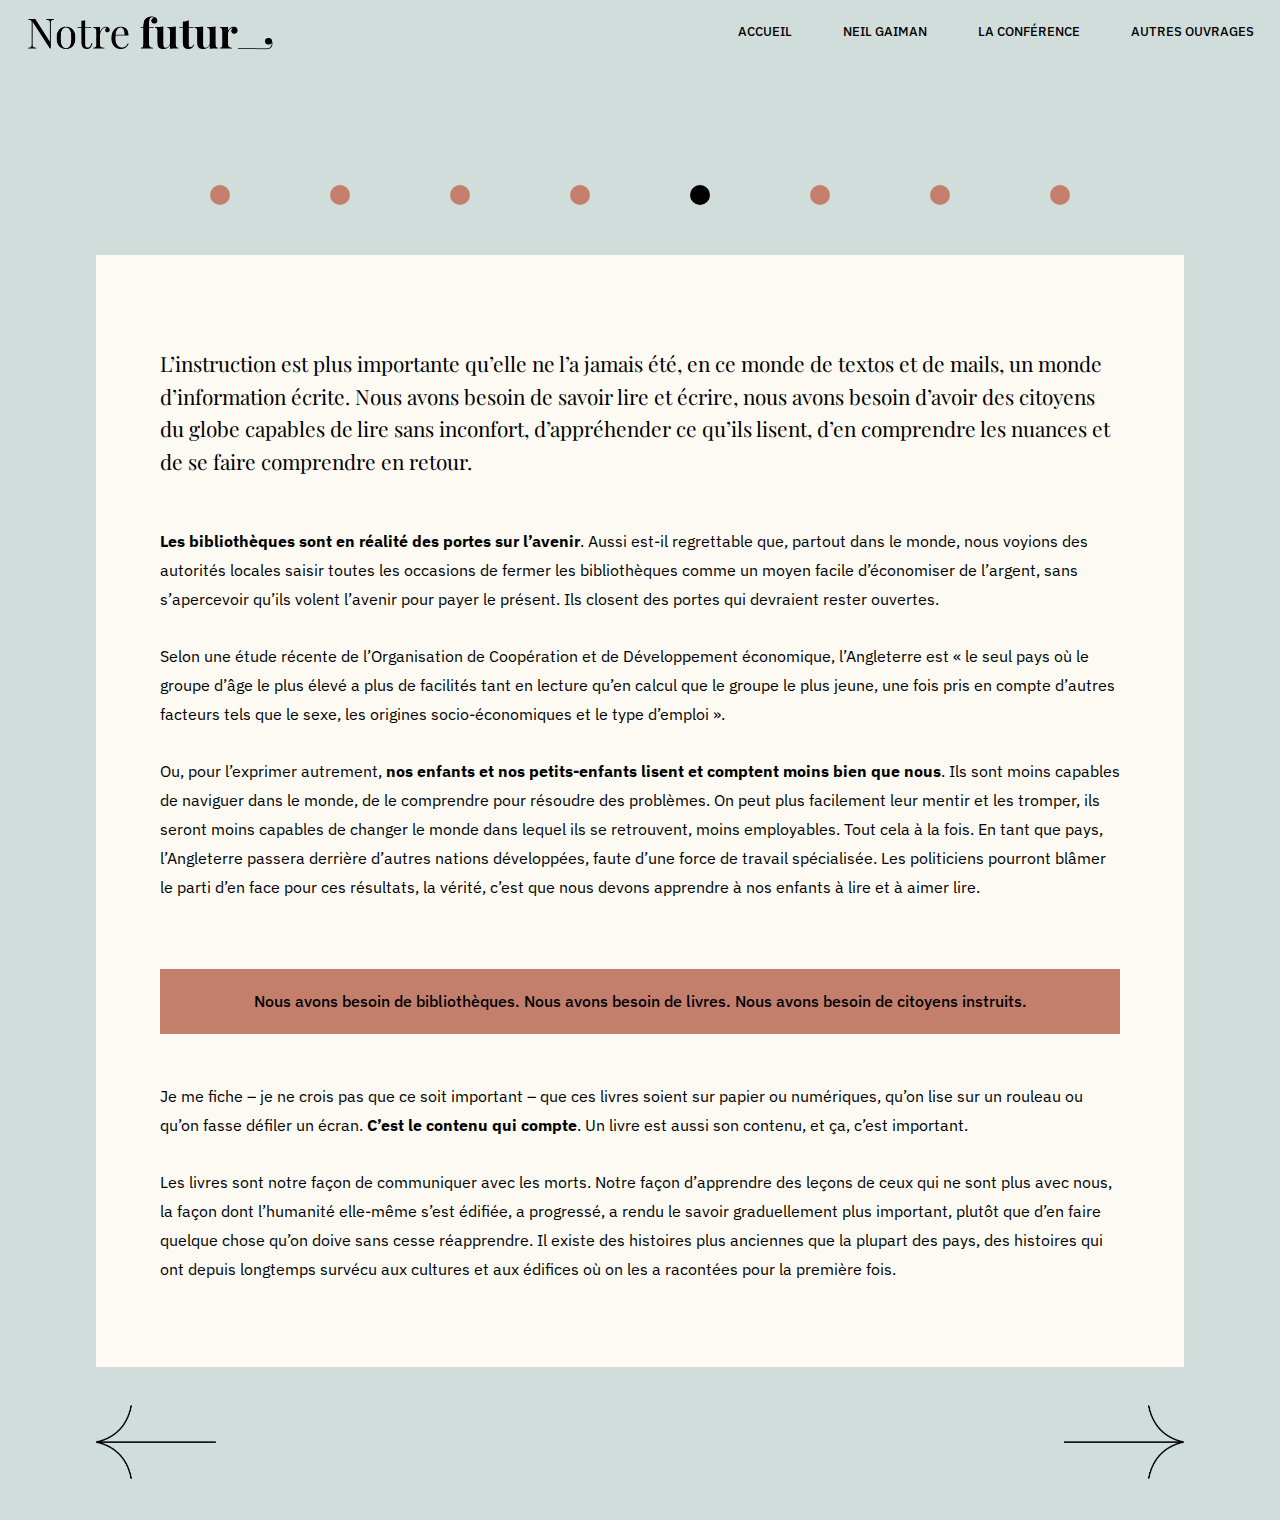
<file: page5.html>
<!DOCTYPE html>
<html lang="en" dir="ltr">

<head>
  <meta charset="utf-8">
  <title>Notre futur</title>
  <link rel="stylesheet" href="css/reset.css">
  <link rel="stylesheet" href="css/typo.css">
  <link rel="stylesheet" href="css/master.css">
</head>

<header class="header">

  <div class="logo">
    <img src="images/logo_notre_futur.png" alt="Logo Notre future.">
  </div>
    <div class="navigation">
<a href="index.html" class="auteur">ACCUEIL</a>
<a href="auteur.html" class="auteur">NEIL GAIMAN</a>
<a href="page1.html" class="conférence">LA CONFÉRENCE</a>
<a href="ouvrages.html" class="ouvrages">AUTRES OUVRAGES</a>
  </div>


</header>

<nav aria-label="pagination">
  <ul class="pagination">
        <li><a href="page1.html"><span aria-hidden="true"></span><span class="cercle-vide"></span></a></li>

        <li><a href="page2.html"><span class="cercle-vide"></span></a></li>

        <li><a href="page3.html" aria-current="page"><span class="cercle-vide"></span></a></li>

        <li><a href="page4.html"><span class="cercle-vide"></span></a></li>

        <li><a href="page5.html"><span class="active"></span></a></li>

        <li><a href="page6.html"><span class="cercle-vide"></span><span aria-hidden="true"></span></a></li>

        <li><a href="page7.html"><span class="cercle-vide"></span><span aria-hidden="true"></span></a></li>

        <li><a href="page8.html"><span class="cercle-vide"></span><span aria-hidden="true"></span></a></li>
    </ul>
</nav>

<body class="page1">

<div class="content-block">

<p>

  <br><span>L’instruction est plus importante qu’elle ne l’a jamais été, en ce monde de textos et de mails, un monde d’information écrite. Nous avons besoin de savoir lire et écrire, nous avons besoin d’avoir des citoyens du globe capables de lire sans inconfort, d’appréhender ce qu’ils lisent, d’en comprendre les nuances et de se faire comprendre en retour.</span></br>

<p>
<br><span class="bold">Les bibliothèques sont en réalité des portes sur l’avenir</span>. Aussi est-il regrettable que, partout dans le monde, nous voyions des autorités locales saisir toutes les occasions de fermer les bibliothèques comme un moyen facile d’économiser de l’argent, sans s’apercevoir qu’ils volent l’avenir pour payer le présent. Ils closent des portes qui devraient rester ouvertes.</br>

  <br>Selon une étude récente de l’Organisation de Coopération et de Développement économique, l’Angleterre est « le seul pays où le groupe d’âge le plus élevé a plus de facilités tant en lecture qu’en calcul que le groupe le plus jeune, une fois pris en compte d’autres facteurs tels que le sexe, les origines socio-économiques et le type d’emploi ».</br>

  <br>Ou, pour l’exprimer autrement, <span class="bold">nos enfants et nos petits-enfants lisent et comptent moins bien que nous</span>. Ils sont moins capables de naviguer dans le monde, de le comprendre pour résoudre des problèmes. On peut plus facilement leur mentir et les tromper, ils seront moins capables de changer le monde dans lequel ils se retrouvent, moins employables. Tout cela à la fois. En tant que pays, l’Angleterre passera derrière d’autres nations développées, faute d’une force de travail spécialisée. Les politiciens pourront blâmer le parti d’en face pour ces résultats, la vérité, c’est que nous devons apprendre à nos enfants à lire et à aimer lire.</br>
</p>

<p>
<br>
  <div class="citation1">
  Nous avons besoin de bibliothèques. Nous avons besoin de livres. Nous avons besoin de citoyens instruits.</br>
  </div>
</p>

<p>
<br>Je me fiche – je ne crois pas que ce soit important – que ces livres soient sur papier ou numériques, qu’on lise sur un rouleau ou qu’on fasse défiler un écran. <span class="bold">C’est le contenu qui compte</span>. Un livre est aussi son contenu, et ça, c’est important.</br>

<br>Les livres sont notre façon de communiquer avec les morts. Notre façon d’apprendre des leçons de ceux qui ne sont plus avec nous, la façon dont l’humanité elle-même s’est édifiée, a progressé, a rendu le savoir graduellement plus important, plutôt que d’en faire quelque chose qu’on doive sans cesse réapprendre. Il existe des histoires plus anciennes que la plupart des pays, des histoires qui ont depuis longtemps survécu aux cultures et aux édifices où on les a racontées pour la première fois.</br>
</p>

</div>

</body>

<div class="page-nav">

  <a href="page4.html">
  <img class="boutongauche" src="images/fleche2.png " alt="Bouton vers page 2"/>
  </a>

  <a href="page6.html">
  <img class="boutondroit" src="images/fleche.png " alt="Bouton vers page 2"/>
  </a>

</div>

</html>
</file>
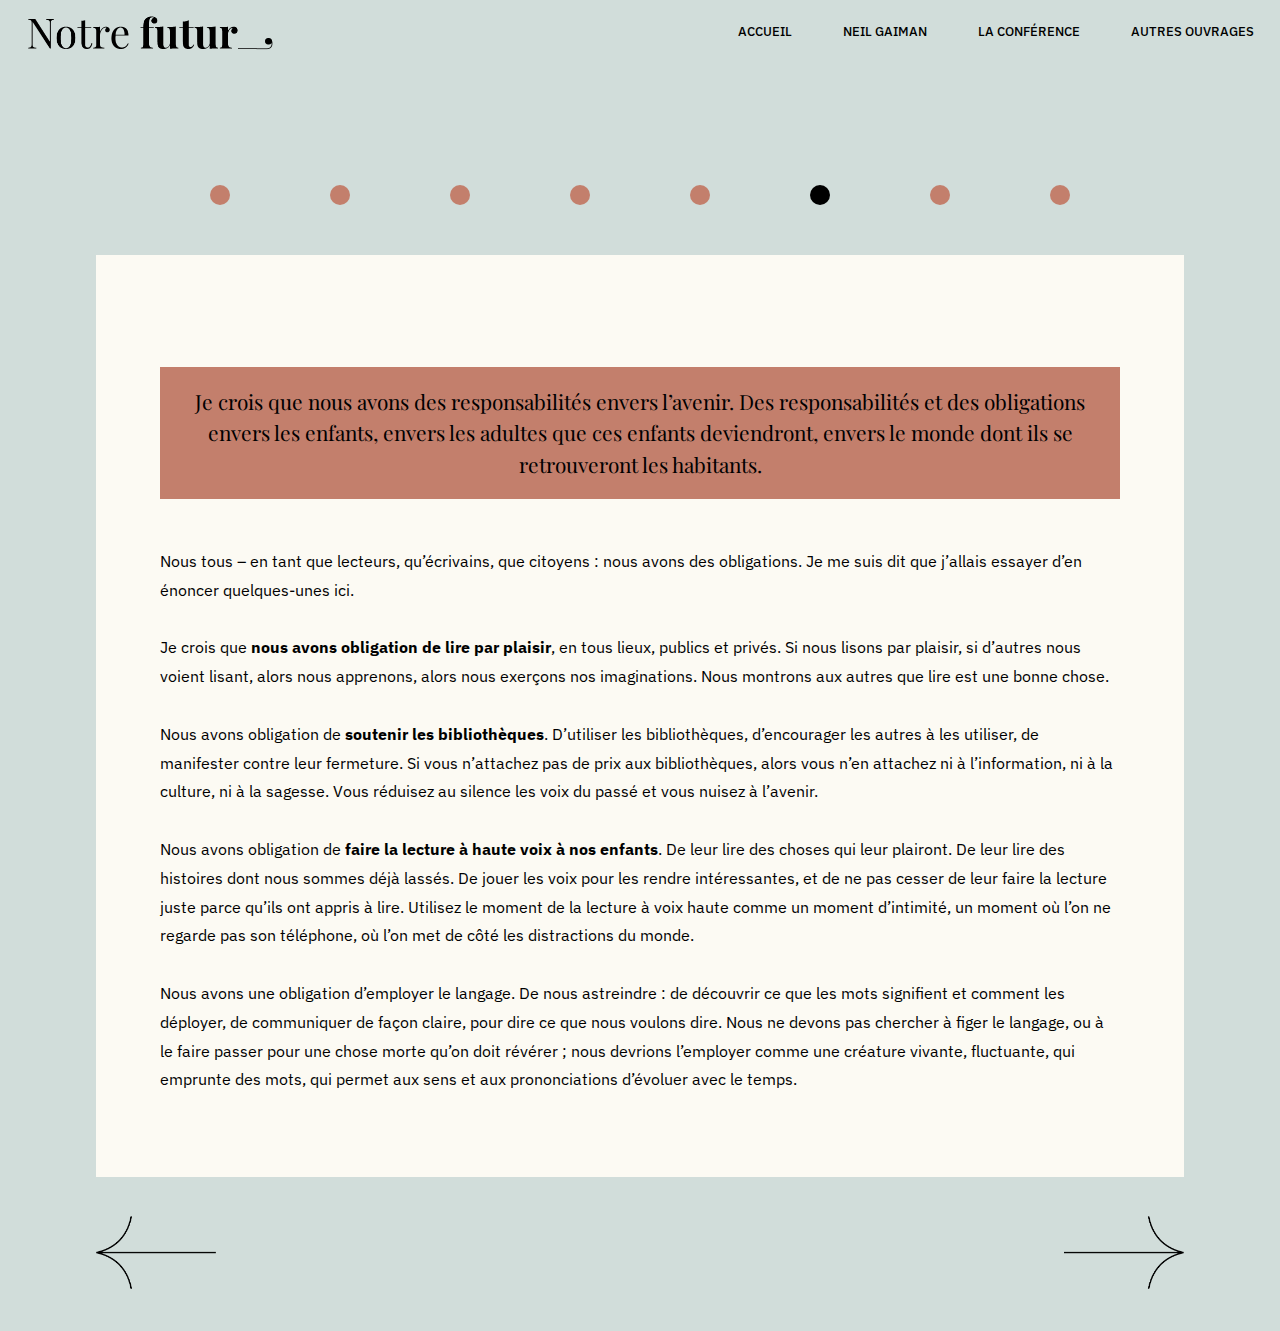
<file: page6.html>
<!DOCTYPE html>
<html lang="en" dir="ltr">

<head>
  <meta charset="utf-8">
  <title>Notre futur</title>
  <link rel="stylesheet" href="css/reset.css">
  <link rel="stylesheet" href="css/typo.css">
  <link rel="stylesheet" href="css/master.css">
</head>

<header class="header">

  <div class="logo">
    <img src="images/logo_notre_futur.png" alt="Logo Notre future.">
  </div>
    <div class="navigation">
<a href="index.html" class="auteur">ACCUEIL</a>
<a href="auteur.html" class="auteur">NEIL GAIMAN</a>
<a href="page1.html" class="conférence">LA CONFÉRENCE</a>
<a href="ouvrages.html" class="ouvrages">AUTRES OUVRAGES</a>
  </div>


</header>

<nav aria-label="pagination">
  <ul class="pagination">
        <li><a href="page1.html"><span aria-hidden="true"></span><span class="cercle-vide"></span></a></li>

        <li><a href="page2.html"><span class="cercle-vide"></span></a></li>

        <li><a href="page3.html" aria-current="page"><span class="cercle-vide"></span></a></li>

        <li><a href="page4.html"><span class="cercle-vide"></span></a></li>

        <li><a href="page5.html"><span class="cercle-vide"></span></a></li>

        <li><a href="page6.html"><span class="active"></span><span aria-hidden="true"></span></a></li>

        <li><a href="page7.html"><span class="cercle-vide"></span><span aria-hidden="true"></span></a></li>

        <li><a href="page8.html"><span class="cercle-vide"></span><span aria-hidden="true"></span></a></li>
    </ul>
</nav>

<body class="page1">

<div class="content-block">

<p>
<br>
  <div class="citation2">
 Je crois que nous avons des responsabilités envers l’avenir. Des responsabilités et des obligations envers les enfants, envers les adultes que ces enfants deviendront, envers le monde dont ils se retrouveront les habitants.</br>
  </div>
</p>

  <p>
 <br>Nous tous – en tant que lecteurs, qu’écrivains, que citoyens : nous avons des obligations. Je me suis dit que j’allais essayer d’en énoncer quelques-unes ici.</br>

  <br>Je crois que <span class="bold">nous avons obligation de lire par plaisir</span>, en tous lieux, publics et privés. Si nous lisons par plaisir, si d’autres nous voient lisant, alors nous apprenons, alors nous exerçons nos imaginations. Nous montrons aux autres que lire est une bonne chose.</br>

  <br>Nous avons obligation de <span class="bold">soutenir les bibliothèques</span>. D’utiliser les bibliothèques, d’encourager les autres à les utiliser, de manifester contre leur fermeture. Si vous n’attachez pas de prix aux bibliothèques, alors vous n’en attachez ni à l’information, ni à la culture, ni à la sagesse. Vous réduisez au silence les voix du passé et vous nuisez à l’avenir.</br>

  <br>Nous avons obligation de <span class="bold">faire la lecture à haute voix à nos enfants</span>. De leur lire des choses qui leur plairont. De leur lire des histoires dont nous sommes déjà lassés. De jouer les voix pour les rendre intéressantes, et de ne pas cesser de leur faire la lecture juste parce qu’ils ont appris à lire. Utilisez le moment de la lecture à voix haute comme un moment d’intimité, un moment où l’on ne regarde pas son téléphone, où l’on met de côté les distractions du monde.</br>

  <br>Nous avons une obligation d’employer le langage. De nous astreindre : de découvrir ce que les mots signifient et comment les déployer, de communiquer de façon claire, pour dire ce que nous voulons dire. Nous ne devons pas chercher à figer le langage, ou à le faire passer pour une chose morte qu’on doit révérer ; nous devrions l’employer comme une créature vivante, fluctuante, qui emprunte des mots, qui permet aux sens et aux prononciations d’évoluer avec le temps.</br>
</p>


</div>

</body>

<div class="page-nav">

  <a href="page5.html">
  <img class="boutongauche" src="images/fleche2.png " alt="Bouton vers page 2"/>
  </a>

  <a href="page7.html">
  <img class="boutondroit" src="images/fleche.png " alt="Bouton vers page 2"/>
  </a>

</div>

</html>
</file>
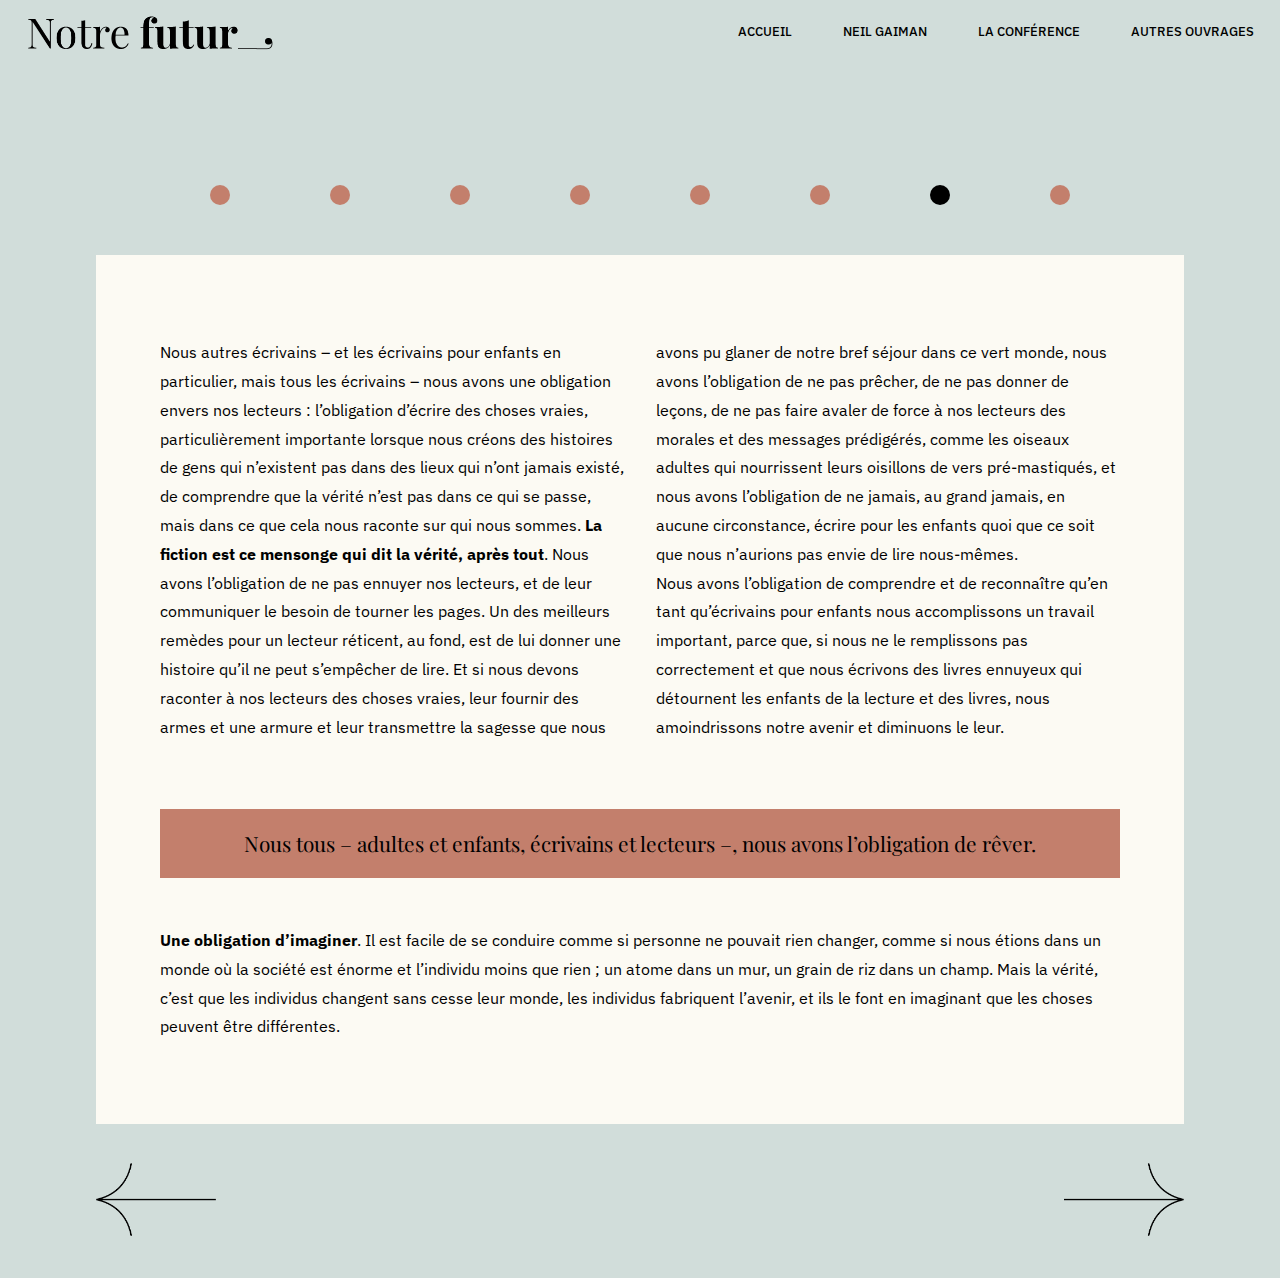
<file: page7.html>
<!DOCTYPE html>
<html lang="en" dir="ltr">

<head>
  <meta charset="utf-8">
  <title>Notre futur</title>
  <link rel="stylesheet" href="css/reset.css">
  <link rel="stylesheet" href="css/typo.css">
  <link rel="stylesheet" href="css/master.css">
</head>

<header class="header">

  <div class="logo">
    <img src="images/logo_notre_futur.png" alt="Logo Notre future.">
  </div>
    <div class="navigation">
<a href="index.html" class="auteur">ACCUEIL</a>
<a href="auteur.html" class="auteur">NEIL GAIMAN</a>
<a href="page1.html" class="conférence">LA CONFÉRENCE</a>
<a href="ouvrages.html" class="ouvrages">AUTRES OUVRAGES</a>
  </div>


</header>

<nav aria-label="pagination">
  <ul class="pagination">
        <li><a href="page1.html"><span aria-hidden="true"></span><span class="cercle-vide"></span></a></li>

        <li><a href="page2.html"><span class="cercle-vide"></span></a></li>

        <li><a href="page3.html" aria-current="page"><span class="cercle-vide"></span></a></li>

        <li><a href="page4.html"><span class="cercle-vide"></span></a></li>

        <li><a href="page5.html"><span class="cercle-vide"></span></a></li>

        <li><a href="page6.html"><span class="cercle-vide"></span><span aria-hidden="true"></span></a></li>

        <li><a href="page7.html"><span class="active"></span><span aria-hidden="true"></span></a></li>

        <li><a href="page8.html"><span class="cercle-vide"></span><span aria-hidden="true"></span></a></li>
    </ul>
</nav>

<body class="page1">

<div class="content-block">

<p>
<div class="col">
    Nous autres écrivains – et les écrivains pour enfants en particulier, mais tous les écrivains – nous avons une obligation envers nos lecteurs : l’obligation d’écrire des choses vraies, particulièrement importante lorsque nous créons des histoires de gens qui n’existent pas dans des lieux qui n’ont jamais existé, de comprendre que la vérité n’est pas dans ce qui se passe, mais dans ce que cela nous raconte sur qui nous sommes. <span class="bold">La fiction est ce mensonge qui dit la vérité, après tout</span>. Nous avons l’obligation de ne pas ennuyer nos lecteurs, et de leur communiquer le besoin de tourner les pages. Un des meilleurs remèdes pour un lecteur réticent, au fond, est de lui donner une histoire qu’il ne peut s’empêcher de lire. Et si nous devons raconter à nos lecteurs des choses vraies, leur fournir des armes et une armure et leur transmettre la sagesse que nous avons pu glaner de notre bref séjour dans ce vert monde, nous avons l’obligation de ne pas prêcher, de ne pas donner de leçons, de ne pas faire avaler de force à nos lecteurs des morales et des messages prédigérés, comme les oiseaux adultes qui nourrissent leurs oisillons de vers pré-mastiqués, et nous avons l’obligation de ne jamais, au grand jamais, en aucune circonstance, écrire pour les enfants quoi que ce soit que nous n’aurions pas envie de lire nous-mêmes.


    <br>Nous avons l’obligation de comprendre et de reconnaître qu’en tant qu’écrivains pour enfants nous accomplissons un travail important, parce que, si nous ne le remplissons pas correctement et que nous écrivons des livres ennuyeux qui détournent les enfants de la lecture et des livres, nous amoindrissons notre avenir et diminuons le leur.</br>
</div>
</p>

  <p>
    <br>
    <div class="citation2">
     Nous tous – adultes et enfants, écrivains et lecteurs –, nous avons l’obligation de rêver.</br>
    </div>
  </p>


    <p>
    <br><span class="bold">Une obligation d’imaginer</span>. Il est facile de se conduire comme si personne ne pouvait rien changer, comme si nous étions dans un monde où la société est énorme et l’individu moins que rien ; un atome dans un mur, un grain de riz dans un champ. Mais la vérité, c’est que les individus changent sans cesse leur monde, les individus fabriquent l’avenir, et ils le font en imaginant que les choses peuvent être différentes.</br>
</p>


</div>

</body>

<div class="page-nav">

  <a href="page6.html">
  <img class="boutongauche" src="images/fleche2.png " alt="Bouton vers page 2"/>
  </a>

  <a href="page8.html">
  <img class="boutondroit" src="images/fleche.png " alt="Bouton vers page 2"/>
  </a>

</div>

</html>
</file>
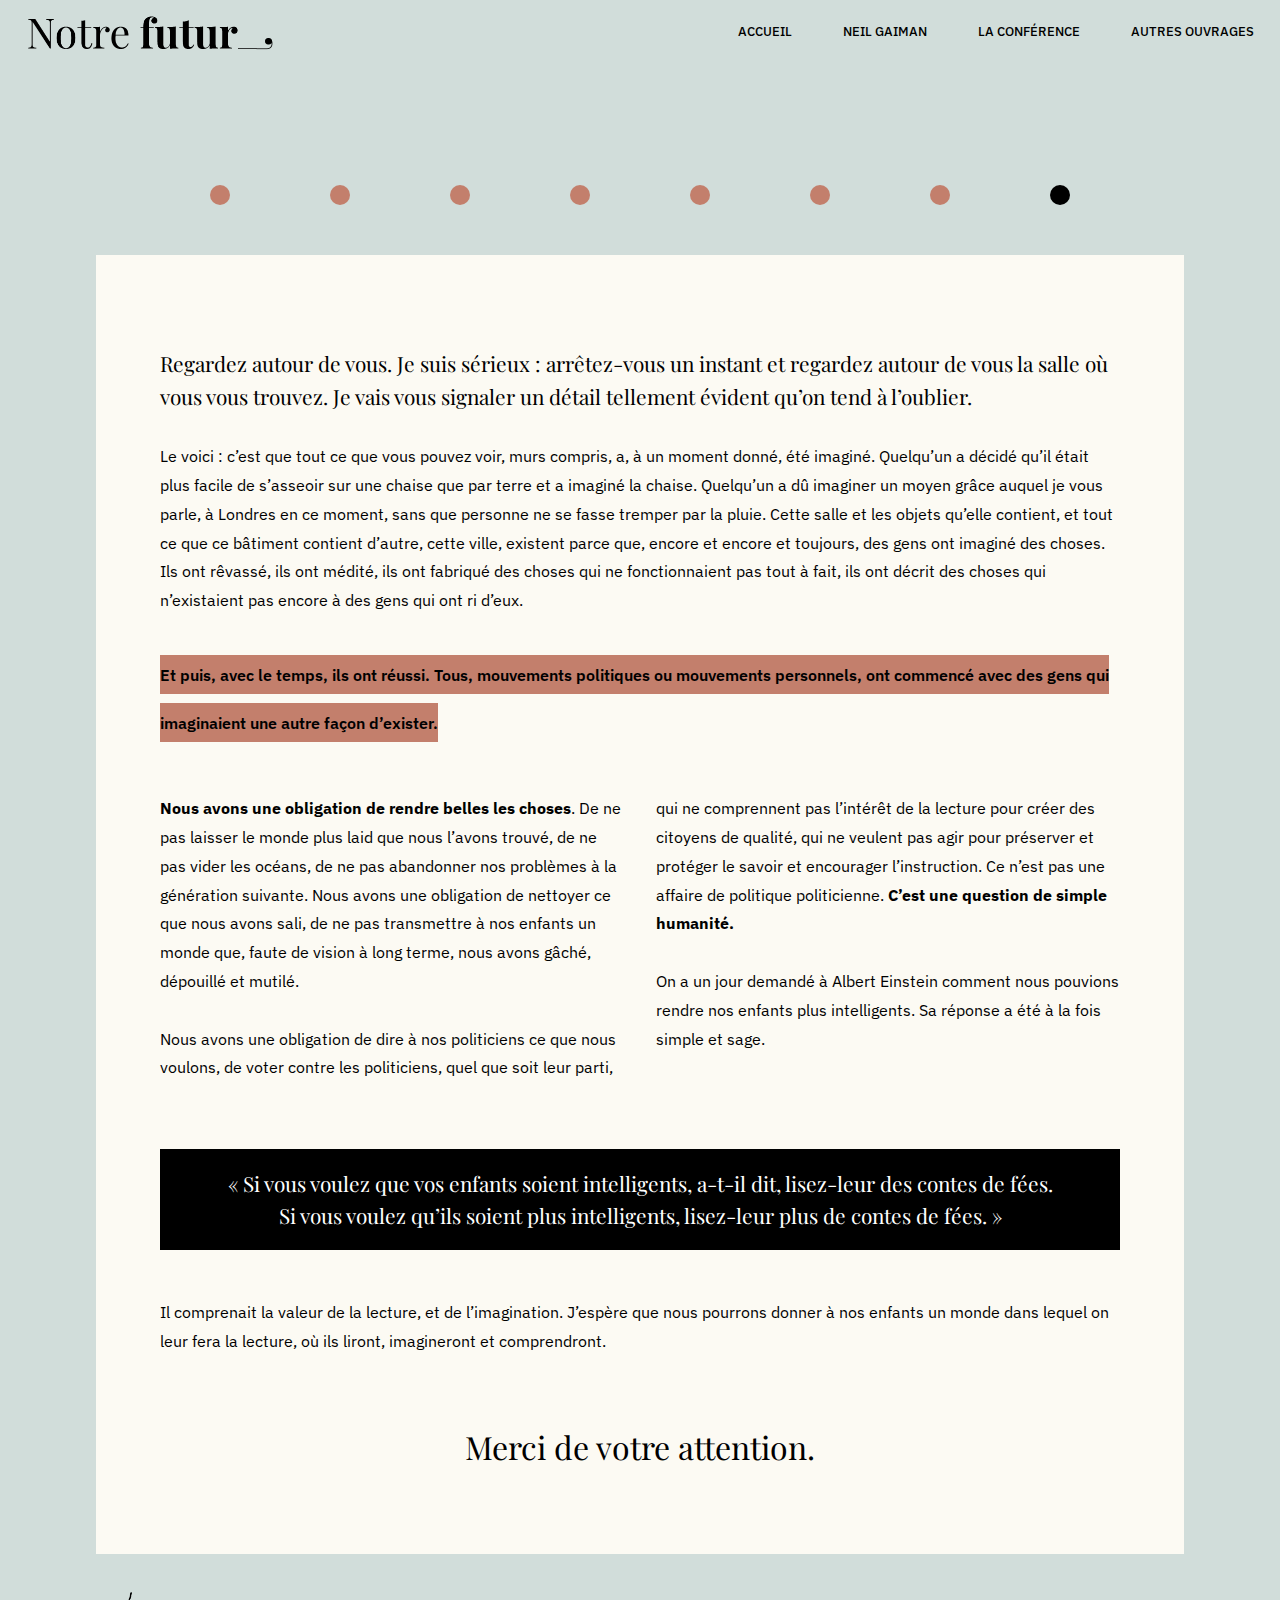
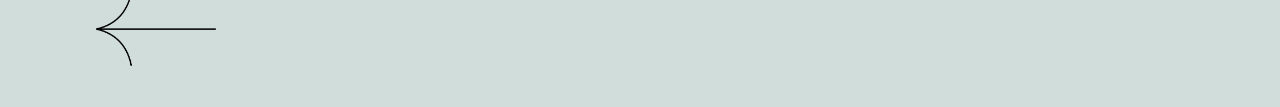
<file: page8.html>
<!DOCTYPE html>
<html lang="en" dir="ltr">

<head>
  <meta charset="utf-8">
  <title>Notre futur</title>
  <link rel="stylesheet" href="css/reset.css">
  <link rel="stylesheet" href="css/typo.css">
  <link rel="stylesheet" href="css/master.css">
</head>

<header class="header">

  <div class="logo">
    <img src="images/logo_notre_futur.png" alt="Logo Notre future.">
  </div>
    <div class="navigation">
<a href="index.html" class="auteur">ACCUEIL</a>
<a href="auteur.html" class="auteur">NEIL GAIMAN</a>
<a href="page1.html" class="conférence">LA CONFÉRENCE</a>
<a href="ouvrages.html" class="ouvrages">AUTRES OUVRAGES</a>
  </div>


</header>

<nav aria-label="pagination">
  <ul class="pagination">
        <li><a href="page1.html"><span aria-hidden="true"></span><span class="cercle-vide"></span></a></li>

        <li><a href="page2.html"><span class="cercle-vide"></span></a></li>

        <li><a href="page3.html" aria-current="page"><span class="cercle-vide"></span></a></li>

        <li><a href="page4.html"><span class="cercle-vide"></span></a></li>

        <li><a href="page5.html"><span class="cercle-vide"></span></a></li>

        <li><a href="page6.html"><span class="cercle-vide"></span><span aria-hidden="true"></span></a></li>

        <li><a href="page7.html"><span class="cercle-vide"></span><span aria-hidden="true"></span></a></li>

        <li><a href="page8.html"><span class="active"></span><span aria-hidden="true"></span></a></li>
    </ul>
</nav>

<body class="page1">

<div class="content-block">


  <p>
  <br><span>Regardez autour de vous. Je suis sérieux : arrêtez-vous un instant et regardez autour de vous la salle où vous vous trouvez. Je vais vous signaler un détail tellement évident qu’on tend à l’oublier.</span></br>

    <br>Le voici : c’est que tout ce que vous pouvez voir, murs compris, a, à un moment donné, été imaginé. Quelqu’un a décidé qu’il était plus facile de s’asseoir sur une chaise que par terre et a imaginé la chaise. Quelqu’un a dû imaginer un moyen grâce auquel je vous parle, à Londres en ce moment, sans que personne ne se fasse tremper par la pluie. Cette salle et les objets qu’elle contient, et tout ce que ce bâtiment contient d’autre, cette ville, existent parce que, encore et encore et toujours, des gens ont imaginé des choses. Ils ont rêvassé, ils ont médité, ils ont fabriqué des choses qui ne fonctionnaient pas tout à fait, ils ont décrit des choses qui n’existaient pas encore à des gens qui ont ri d’eux.</br>
</p>

    <br><mark>Et puis, avec le temps, ils ont réussi. Tous, mouvements politiques ou mouvements personnels, ont commencé avec des gens qui imaginaient une autre façon d’exister.</mark></br>

  <p> <br>
    <div class="col">
      <span class="bold">Nous avons une obligation de rendre belles les choses</span>. De ne pas laisser le monde plus laid que nous l’avons trouvé, de ne pas vider les océans, de ne pas abandonner nos problèmes à la génération suivante. Nous avons une obligation de nettoyer ce que nous avons sali, de ne pas transmettre à nos enfants un monde que, faute de vision à long terme, nous avons gâché, dépouillé et mutilé.</br>

    <br>Nous avons une obligation de dire à nos politiciens ce que nous voulons, de voter contre les politiciens, quel que soit leur parti, qui ne comprennent pas l’intérêt de la lecture pour créer des citoyens de qualité, qui ne veulent pas agir pour préserver et protéger le savoir et encourager l’instruction. Ce n’est pas une affaire de politique politicienne. <span class="bold">C’est une question de simple humanité.</span></br>

    <br>On a un jour demandé à Albert Einstein comment nous pouvions rendre nos enfants plus intelligents. Sa réponse a été à la fois simple et sage. </br>
  </div>
</p>

<p>
<br>
    <div class="citation-noire">
      « Si vous voulez que vos enfants soient intelligents, a-t-il dit, lisez-leur des contes de fées. <br>Si vous voulez qu’ils soient plus intelligents, lisez-leur plus de contes de fées. »</br>
    </div>
</p>

<p>
    <br>Il comprenait la valeur de la lecture, et de l’imagination. J’espère que nous pourrons donner à nos enfants un monde dans lequel on leur fera la lecture, où ils liront, imagineront et comprendront.</br>

    <div class="merci">
      <br>Merci de votre attention.</br>
    </div>
</p>


</div>

</body>

<div class="page-nav">

  <a href="page6.html">
  <img class="boutongauche" src="images/fleche2.png " alt="Bouton vers page 2"/>
  </a>

</div>

</html>
</file>
<file: css/typo.css>
@import url('https://fonts.googleapis.com/css2?family=Playfair+Display:ital,wght@0,400;0,500;0,600;0,700;1,400;1,500;1,600;1,700&display=swap');
@import url('https://fonts.googleapis.com/css2?family=IBM+Plex+Sans:ital,wght@0,300;0,400;0,500;0,600;0,700;1,300;1,400;1,500;1,600;1,700&family=Playfair+Display:ital,wght@0,400;0,500;0,600;0,700;1,400;1,500;1,600;1,700&display=swap');

h1{
font-family: 'Playfair Display';
font-size: 2.5em;
font-style: italic;
font-weight:600;
line-height: 1.4em;
}

.sous-titre{
  padding-top: 2%;
  font-family: 'Playfair Display';
  font-size: 1.3em;
}

p{
  font-family: 'IBM Plex Sans', sans-serif;
  line-height: 1.8em;
  margin-bottom: 2%;
}

.bold{
  font-family: 'IBM Plex Sans', sans-serif;
  font-size: 1em;
  font-weight: bold;
}

.navigation {
  font-family: 'IBM Plex Sans', sans-serif;
  font-size: 0.8em;
  font-weight:500;
  align-content: center;
}

.navigation a{
text-decoration: none;
}


span{
font-family: 'Playfair Display';
font-size: 1.3em;
line-height: 1.5em;
}

.citation1{
font-family: 'IBM Plex Sans', sans-serif;
text-align: center;
font-weight: 500;
line-height: 1.7em;
}

.citation2{
  font-family: 'Playfair Display';
  font-style: normal;
  text-align: center;
  font-size: 1.3em;
  line-height: 1.5em;
}

.citation-noire{
  font-family: 'Playfair Display';
  font-style: normal;
  text-align: center;
  font-size: 1.3em;
  line-height: 1.5em;
  color: #FFF;
}

.citation-majuscule{
font-family: 'IBM Plex Sans', sans-serif;
text-align: center;
font-weight: 600;
line-height: 1.7em;
color: #FCFAF3;
}

li{
  font-family: 'IBM Plex Sans', sans-serif;
  line-height: 2em;
}

mark{
font-family: 'IBM Plex Sans', sans-serif;
font-weight: 600;
  text-align: center;
  line-height: 3em;
}

.merci{
  font-family: 'Playfair Display';
  font-style: normal;
  text-align: center;
  font-size: 2em;
  line-height: 1.5em;
}

.col{
  font-family: 'IBM Plex Sans', sans-serif;
  line-height: 1.8em;
}

.savoir-plus a{
  font-family: 'Playfair Display';
  font-style: normal;
  text-align: center;
  font-size: 1.6em;
  color: black;
  padding-bottom: 5%;
  text-decoration: none;
}

.commencer-lecture a{
  font-family: 'Playfair Display';
  font-style: normal;
  text-align: center;
  font-size: 1.6em;
  color: black;
  padding-bottom: 5%;
  text-decoration: none;
}
</file>
<file: css/master.css>
header{
  background: rgb(209, 221, 218);
    min-height: 10vh;
    color: #fff;
    display: flex;
  justify-content: space-between;
  position: fixed;
  top: 0;
  width: 100%;
}

.logo{
  max-width: 250px;
  min-width: 150px;
  padding-left: 2%;
  padding-top: 1%;
}

.logo img{
  width: 100%;
}

.navigation a{
color: #000;
padding: 2em;
}

.navigation a:hover{
color: #C37F6C;
}

nav {

}

.pagination {
    list-style: none;
    padding: 0;
    display: flex;
    justify-content: center;

}

.pagination li {
    margin: 50px;
}

.active{
  display: block;
  width: 20px;
      height: 20px;
      border-radius: 20px;
      background: #000;
    }

.cercle-vide{
  display: block;
  justify-content: space-between;
  width: 20px;
      height: 20px;
      border-radius: 20px;
      background: #C37F6C;
}

.liseret{
  border: 0;
   height: 1px;
   background: #333;
   margin-top: 2%;
padding-left: 2%;
margin-right: -3.5%;

}

body{
background: rgb(209, 221, 218);
background-repeat: no-repeat;
background-attachment: fixed;
padding-top: 15vh;
}

  article{
min-height: 60vh;
  }


.navigation{
display: flex;
justify-content: flex-end;
margin-right: 0%;
}

.savoir-plus a:hover{
color: #C37F6C;
}

.commencer-lecture a:hover{
color: #C37F6C;
}

.contenu-pages{
  margin-left: 5%;
  margin-right: 5%;
}
.contenu-pages img{
  float: left;
  max-width: 350px;
  padding-right: 3%;
  padding-top: 2%;
}

.contenu-pages p{
  padding-top: 2%;
  max-width: 1000px;
}


.page-nav{
max-width: calc(10% + 960px);
padding-top: 3%;
padding-bottom: 3%;
margin: auto;
display: flex;
justify-content: space-between;
}

.page-nav a{
  display: block;
  flex-basis: 120px;
}

.page-nav img{
  width: 100%;
}


ul{
    list-style-type: circle;
    padding-top: 2%;
}

.content-block{
  background-color: #FCFAF3;
  max-width: 960px;
  margin: auto;
  padding: 5%;
}

.citation1{
  background-color: #C37F6C;
  margin: auto;
  padding: 2%;
}

.citation2{
  background-color: #C37F6C;
  margin: auto;
  padding: 2%;
}

.citation-noire{
  background-color: #000;
  margin: auto;
  padding: 2%;
}

.citation-majuscule{
  background-color: #000;
  margin: auto;
  padding: 2%;
}

mark{
  background-color: #C37F6C;
  margin: auto;
  padding-top: 1%;
  padding-bottom: 1%;
}

.col{
column-count: 2;
align-content: flex-start;
column-gap: 2em;
column-width: 350px;
}
</file>
